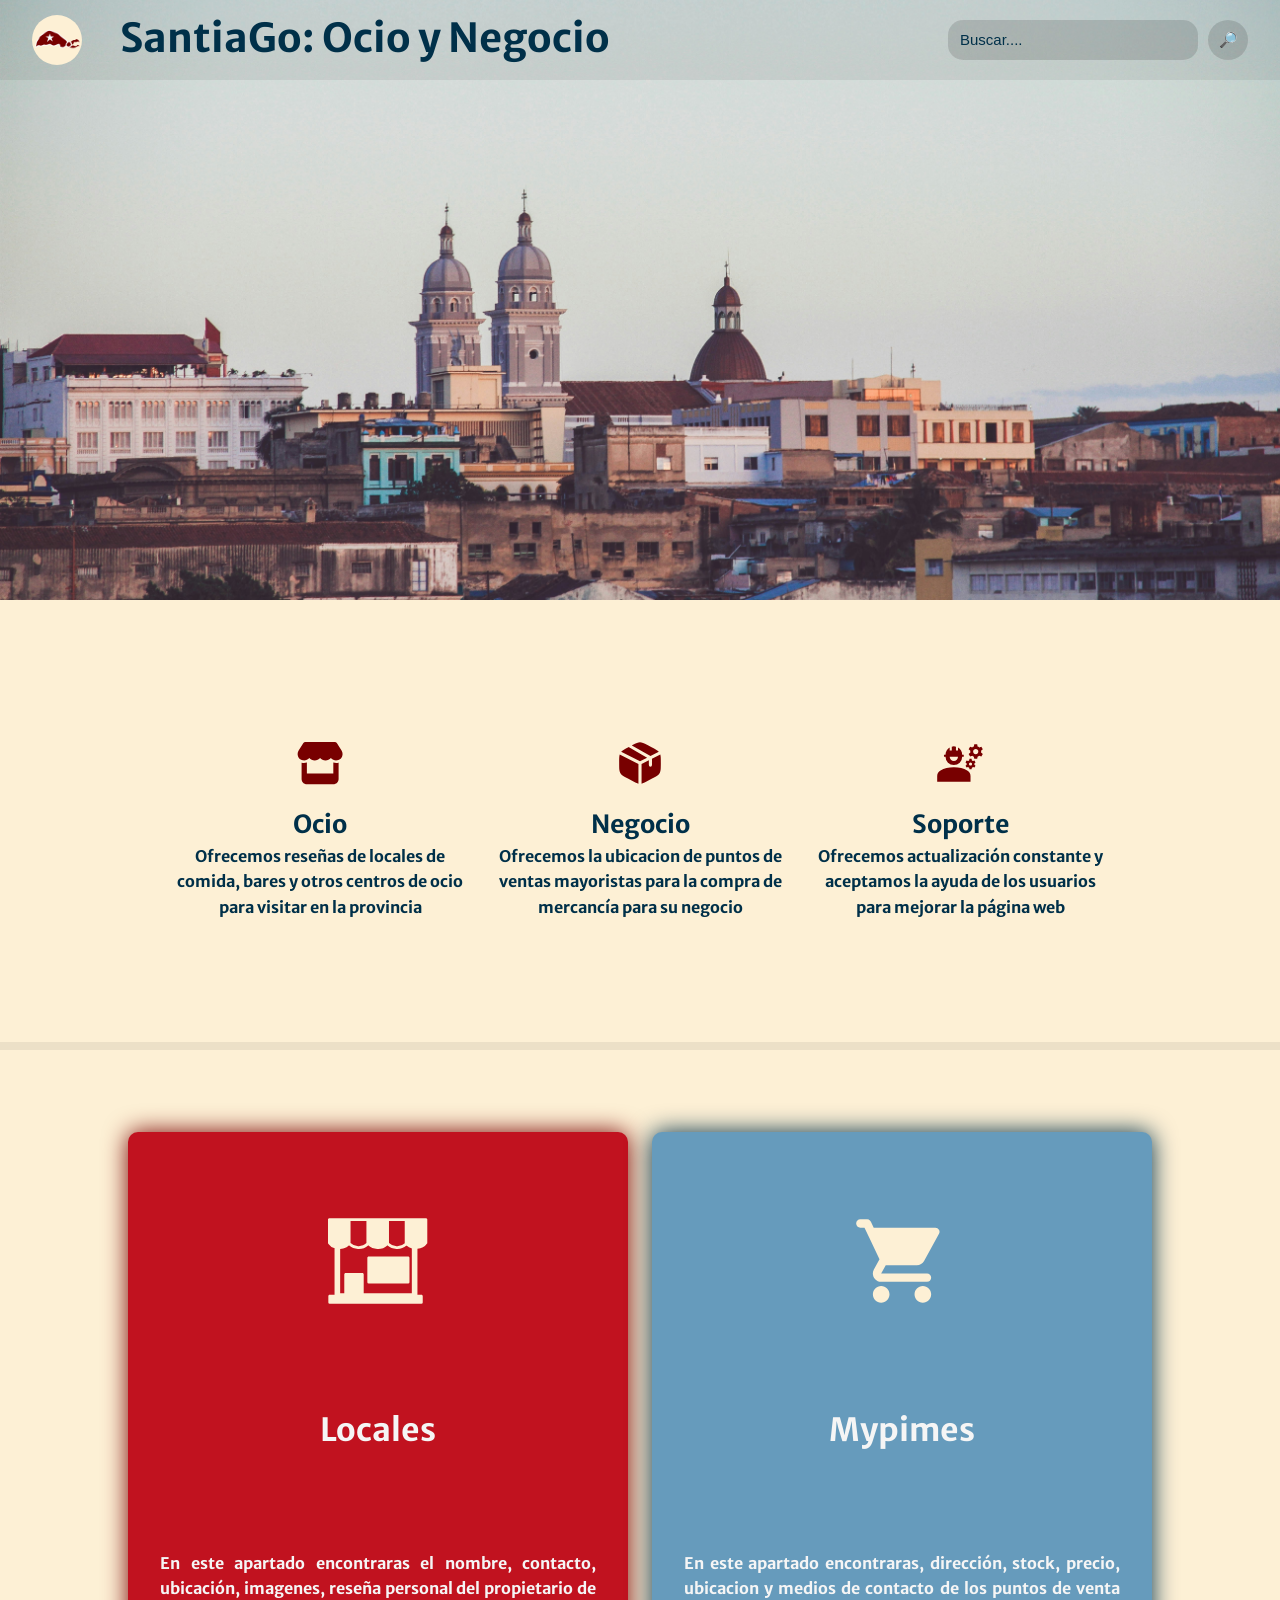
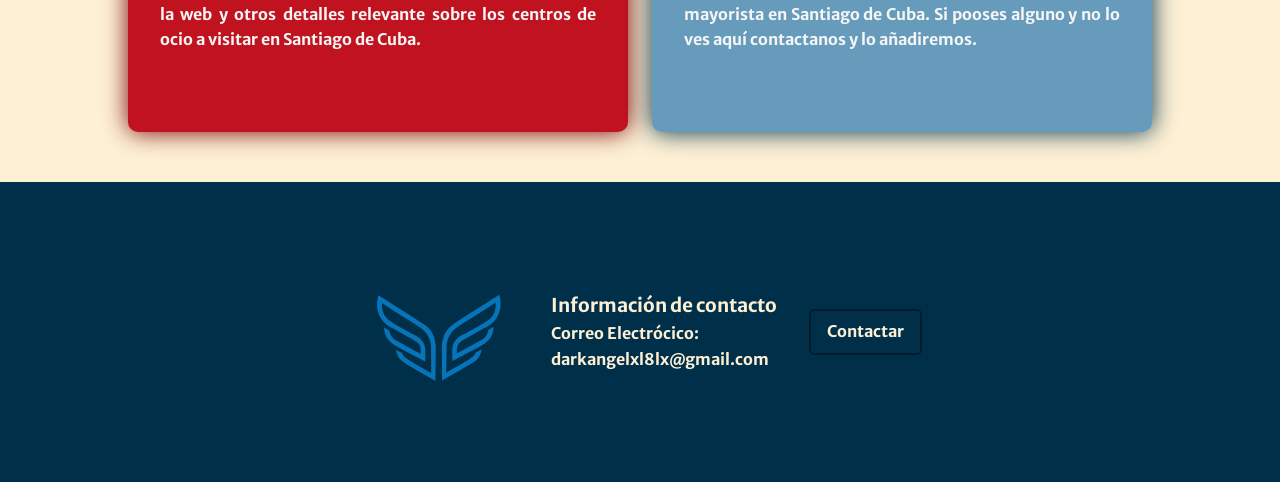
<file: index.html>
<!DOCTYPE html>
<html lang="en">
<head>
    <meta charset="UTF-8">
    <meta name="viewport" content="width=device-width, initial-scale=1.0">
    <title>SantiaGo</title>
    <link rel="icon" href="ico/logo-page.png" type="image/png">
    <link rel="stylesheet" href="principal-style.css">
</head>
<body>
    <header>
        <section class="presentacion">
            <nav>
                <ul>
                    <li><img src="img/logo-page.png" alt=""></li>
                    <li><h1>SantiaGo: Ocio y Negocio</h1></li>
                    <!--Barra de Búsqueda-->
                    <li class="barra-busq">
                        <form action=" /buscar" method="get">
                            <input type="text" name="q" placeholder="Buscar....">
                            <Button type="submit">&#128270</Button>
                        </form>
                    </li>
                </ul>
            </nav>
        </section>
        <section class="why-choose">
            <div>
                <img src="ico/store.svg" alt="">
                <h2>Ocio</h2>
                <p>Ofrecemos reseñas de locales de comida, bares y otros centros de ocio para visitar en la provincia</p>
            </div>
            <div>
                <img src="ico/box.svg" alt="">
                <h2>Negocio</h2>
                <p>Ofrecemos la ubicacion de puntos de ventas mayoristas para la compra de mercancía para su negocio</p>
            </div>
            <div>
                <img src="ico/soport.svg" alt="">
                <h2>Soporte</h2>
                <p>Ofrecemos actualización constante y aceptamos la ayuda de los usuarios para mejorar la página web</p>
            </div>
        </section>
    </header>

    <main>
        <section class="menu">
            <div class="card-local">
                <section class="opcion1">
                    <img src="ico/local.svg" alt="">
                    <h2>Locales</h2>
                    <p>En este apartado encontraras el nombre, contacto, ubicación, imagenes, reseña personal del propietario de la web y otros detalles relevante sobre los centros de ocio a visitar en Santiago de Cuba.</p>
                </section>
                <section class="opcion1-back">
                    <a href="#">Ver Más</a>
                </section>
            </div>
            <div class="card-mypime">
                <section class="opcion2">
                    <img src="ico/mypime.svg" alt="">
                    <h2>Mypimes</h2>
                    <p>En este apartado encontraras, dirección, stock, precio, ubicacion y medios de contacto de los puntos de venta mayorista en Santiago de Cuba. Si pooses alguno y no lo ves aquí contactanos y lo añadiremos.</p>
                </section>
                <section class="opcion2-back">
                    <a href="#">Ver Más</a>
                </section>
            </div>
        </section>
    </main>

    <footer>
        <section class="contact">
            <img src="img/Paradisfoft..svg" alt="">
            <div>
                <h3>Información de contacto</h3>
                <p>Correo Electrócico:</p>
                <p>darkangelxl8lx@gmail.com</p>
            </div>
            <a href="#">Contactar</a>
        </section>
    </footer>
</body>
</html>
</file>
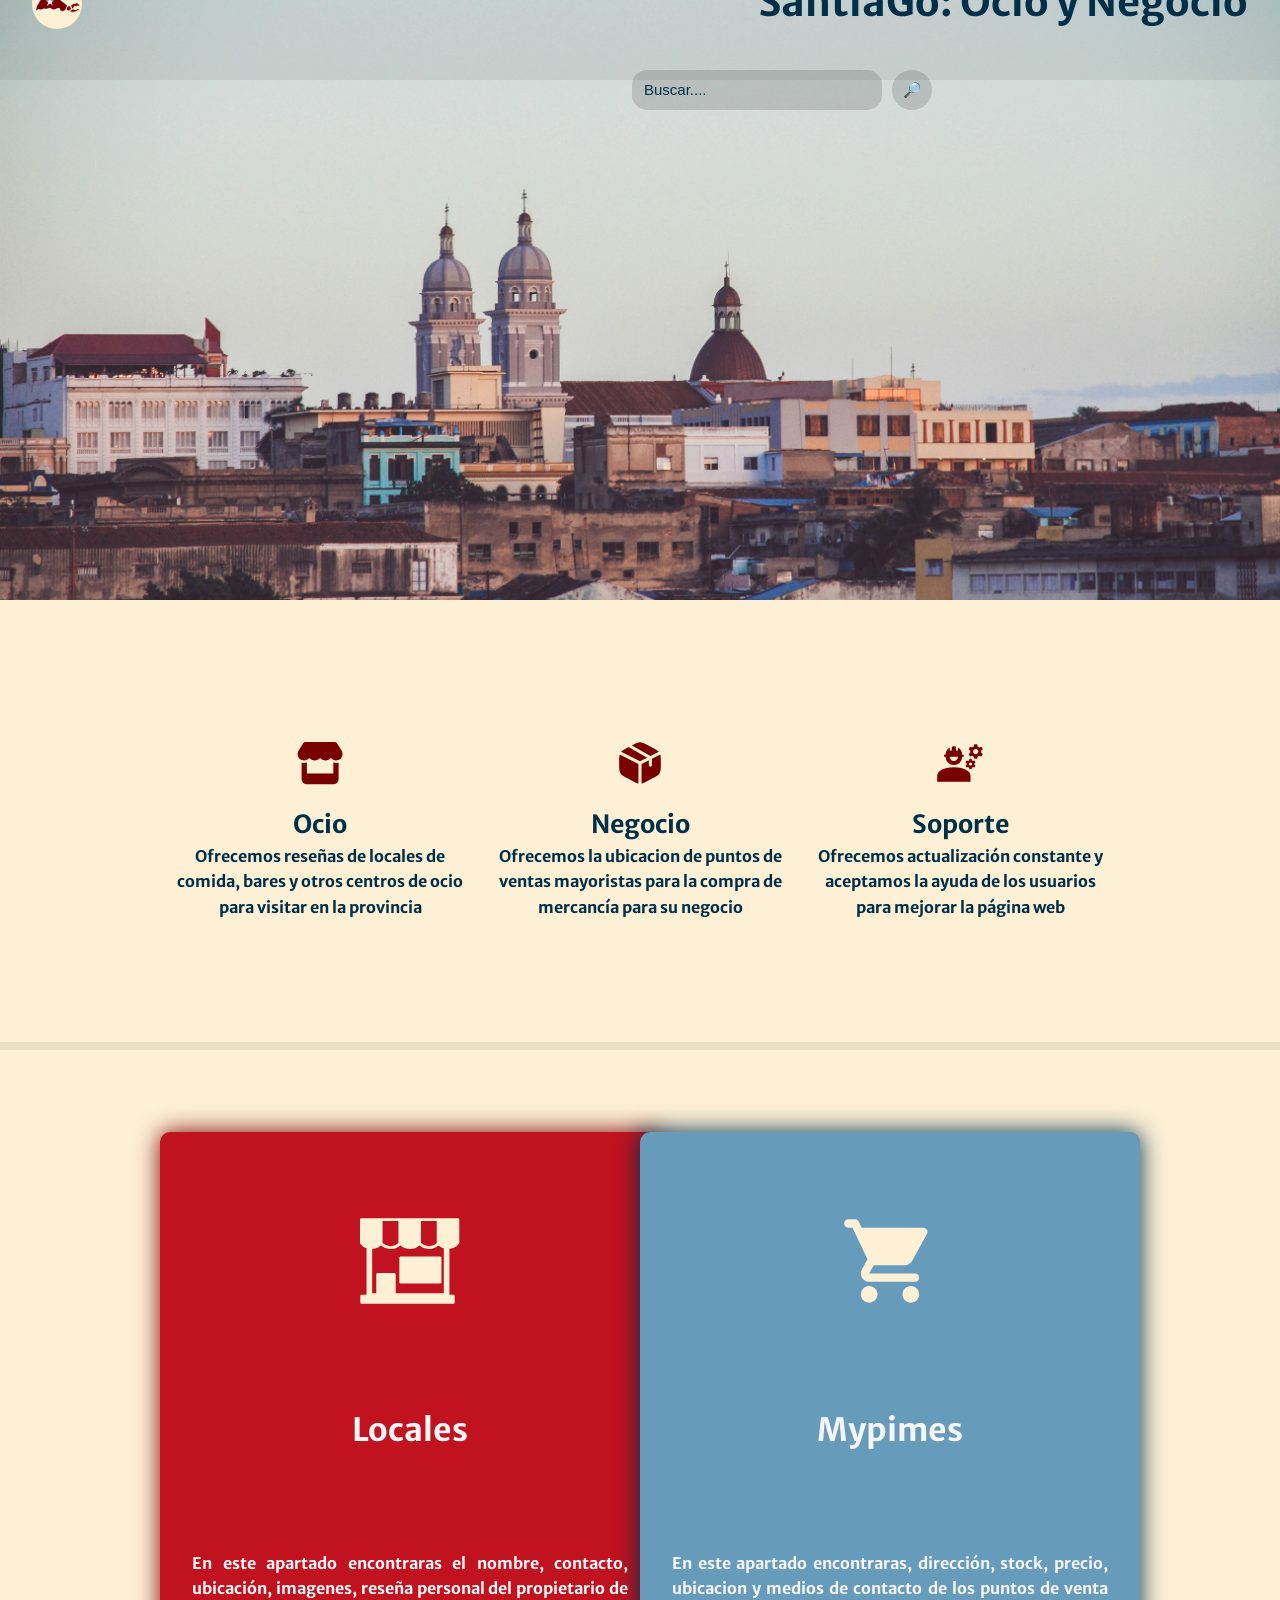
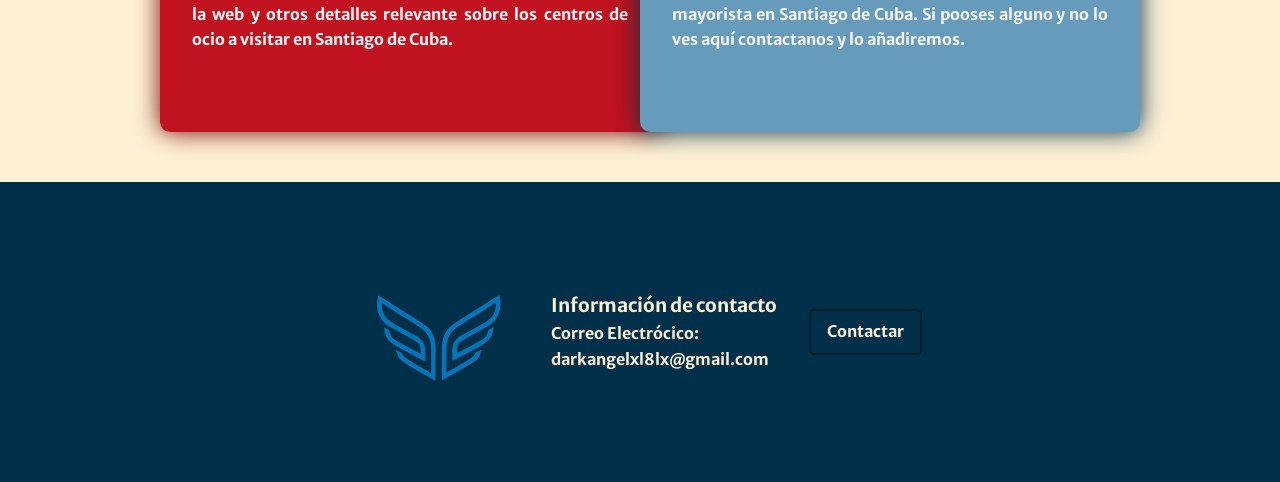
<file: principal/index.html>
<!DOCTYPE html>
<html lang="en">
<head>
    <meta charset="UTF-8">
    <meta name="viewport" content="width=device-width, initial-scale=1.0">
    <title>SantiaGo</title>
    <link rel="icon" href="/ico/logo-page.png" type="image/png">
    <link rel="stylesheet" href="principal-style.css">
</head>
<body>
    <header>
        <section class="presentacion">
            <nav>
                <ul>
                    <li><img src="/img/logo-page.png" alt=""></li>
                    <li><h1>SantiaGo: Ocio y Negocio</h1></li>
                    <!--Barra de Búsqueda-->
                    <li class="barra-busq">
                        <form action=" /buscar" method="get">
                            <input type="text" name="q" placeholder="Buscar....">
                            <Button type="submit">&#128270</Button>
                        </form>
                    </li>
                </ul>
            </nav>
        </section>
        <section class="why-choose">
            <div>
                <img src="/ico/store.svg" alt="">
                <h2>Ocio</h2>
                <p>Ofrecemos reseñas de locales de comida, bares y otros centros de ocio para visitar en la provincia</p>
            </div>
            <div>
                <img src="/ico/box.svg" alt="">
                <h2>Negocio</h2>
                <p>Ofrecemos la ubicacion de puntos de ventas mayoristas para la compra de mercancía para su negocio</p>
            </div>
            <div>
                <img src="/ico/soport.svg" alt="">
                <h2>Soporte</h2>
                <p>Ofrecemos actualización constante y aceptamos la ayuda de los usuarios para mejorar la página web</p>
            </div>
        </section>
    </header>

    <main>
        <section class="menu">
            <div class="card-local">
                <section class="opcion1">
                    <img src="/ico/local.svg" alt="">
                    <h2>Locales</h2>
                    <p>En este apartado encontraras el nombre, contacto, ubicación, imagenes, reseña personal del propietario de la web y otros detalles relevante sobre los centros de ocio a visitar en Santiago de Cuba.</p>
                </section>
                <section class="opcion1-back">
                    <a href="#">Ver Más</a>
                </section>
            </div>
            <div class="card-mypime">
                <section class="opcion2">
                    <img src="/ico/mypime.svg" alt="">
                    <h2>Mypimes</h2>
                    <p>En este apartado encontraras, dirección, stock, precio, ubicacion y medios de contacto de los puntos de venta mayorista en Santiago de Cuba. Si pooses alguno y no lo ves aquí contactanos y lo añadiremos.</p>
                </section>
                <section class="opcion2-back">
                    <a href="#">Ver Más</a>
                </section>
            </div>
        </section>
    </main>

    <footer>
        <section class="contact">
            <img src="/img/Paradisfoft..svg" alt="">
            <div>
                <h3>Información de contacto</h3>
                <p>Correo Electrócico:</p>
                <p>darkangelxl8lx@gmail.com</p>
            </div>
            <a href="#">Contactar</a>
        </section>
    </footer>
</body>
</html>
</file>
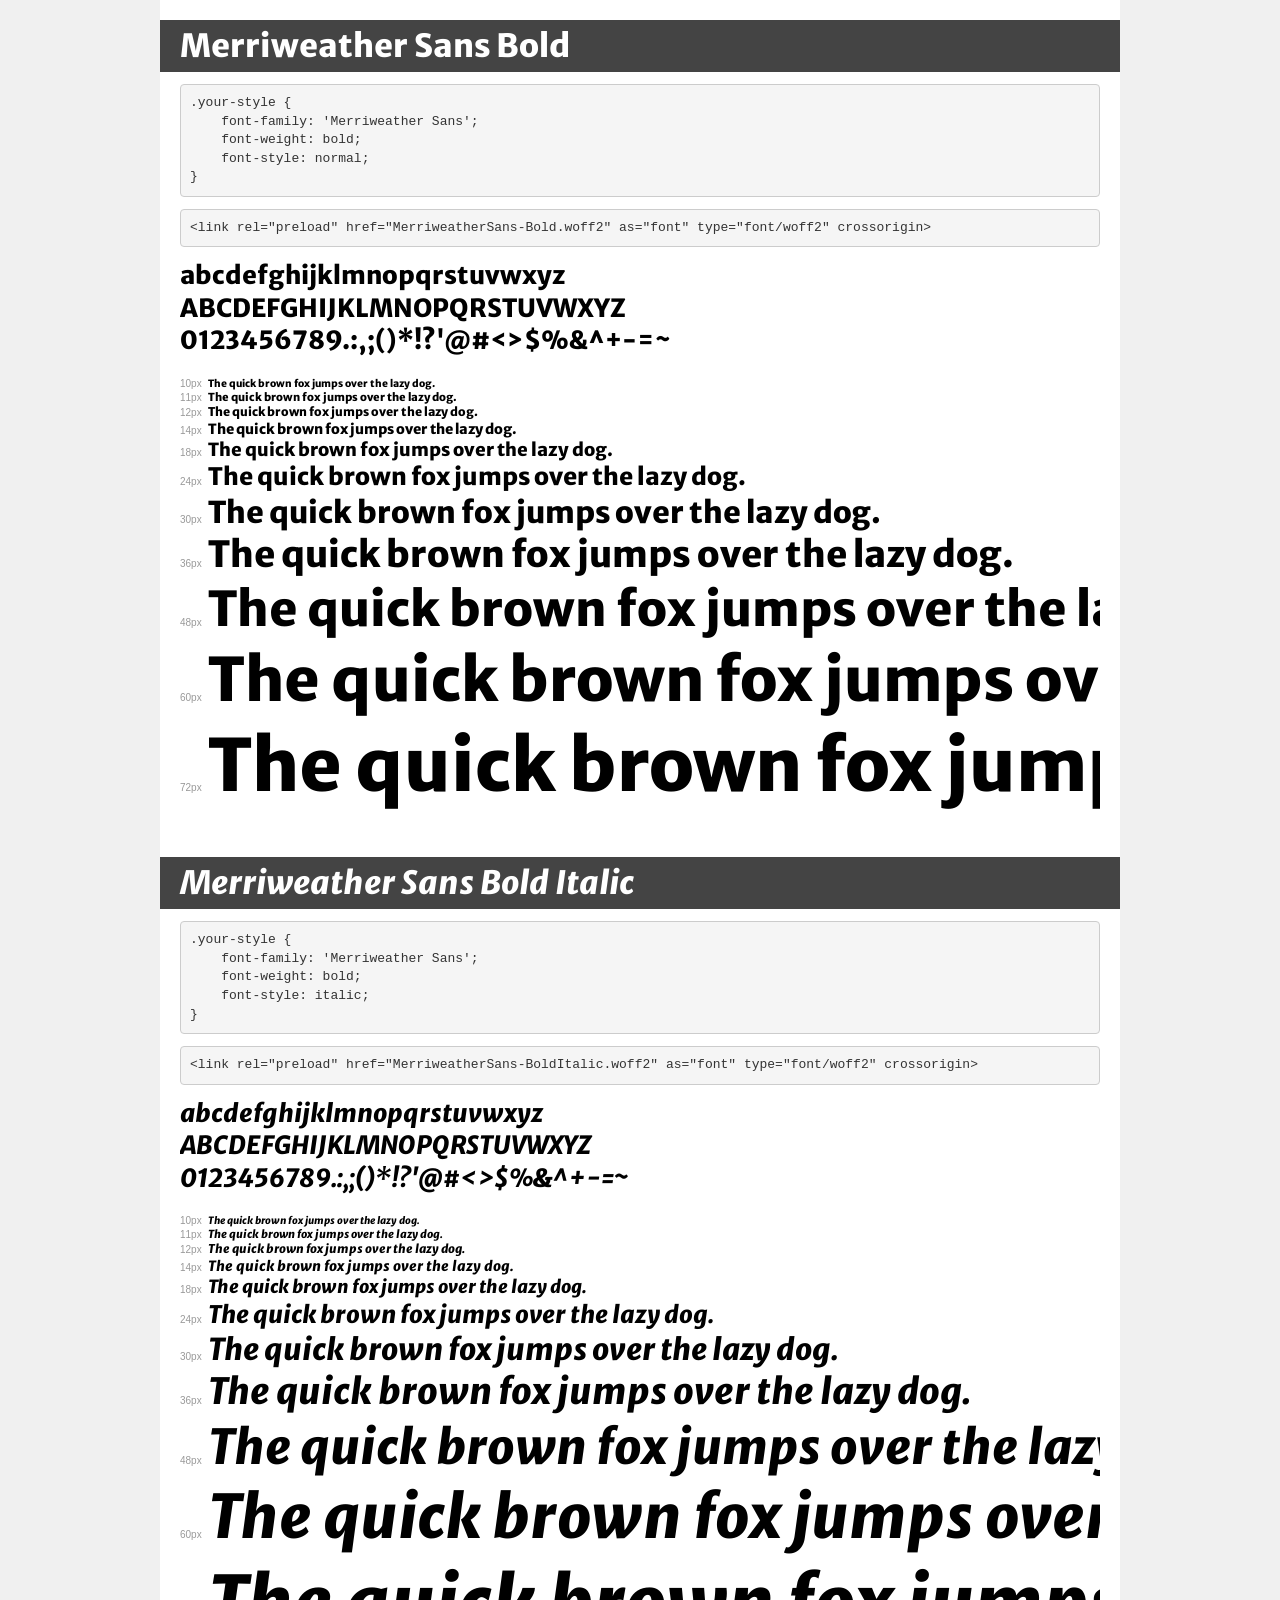
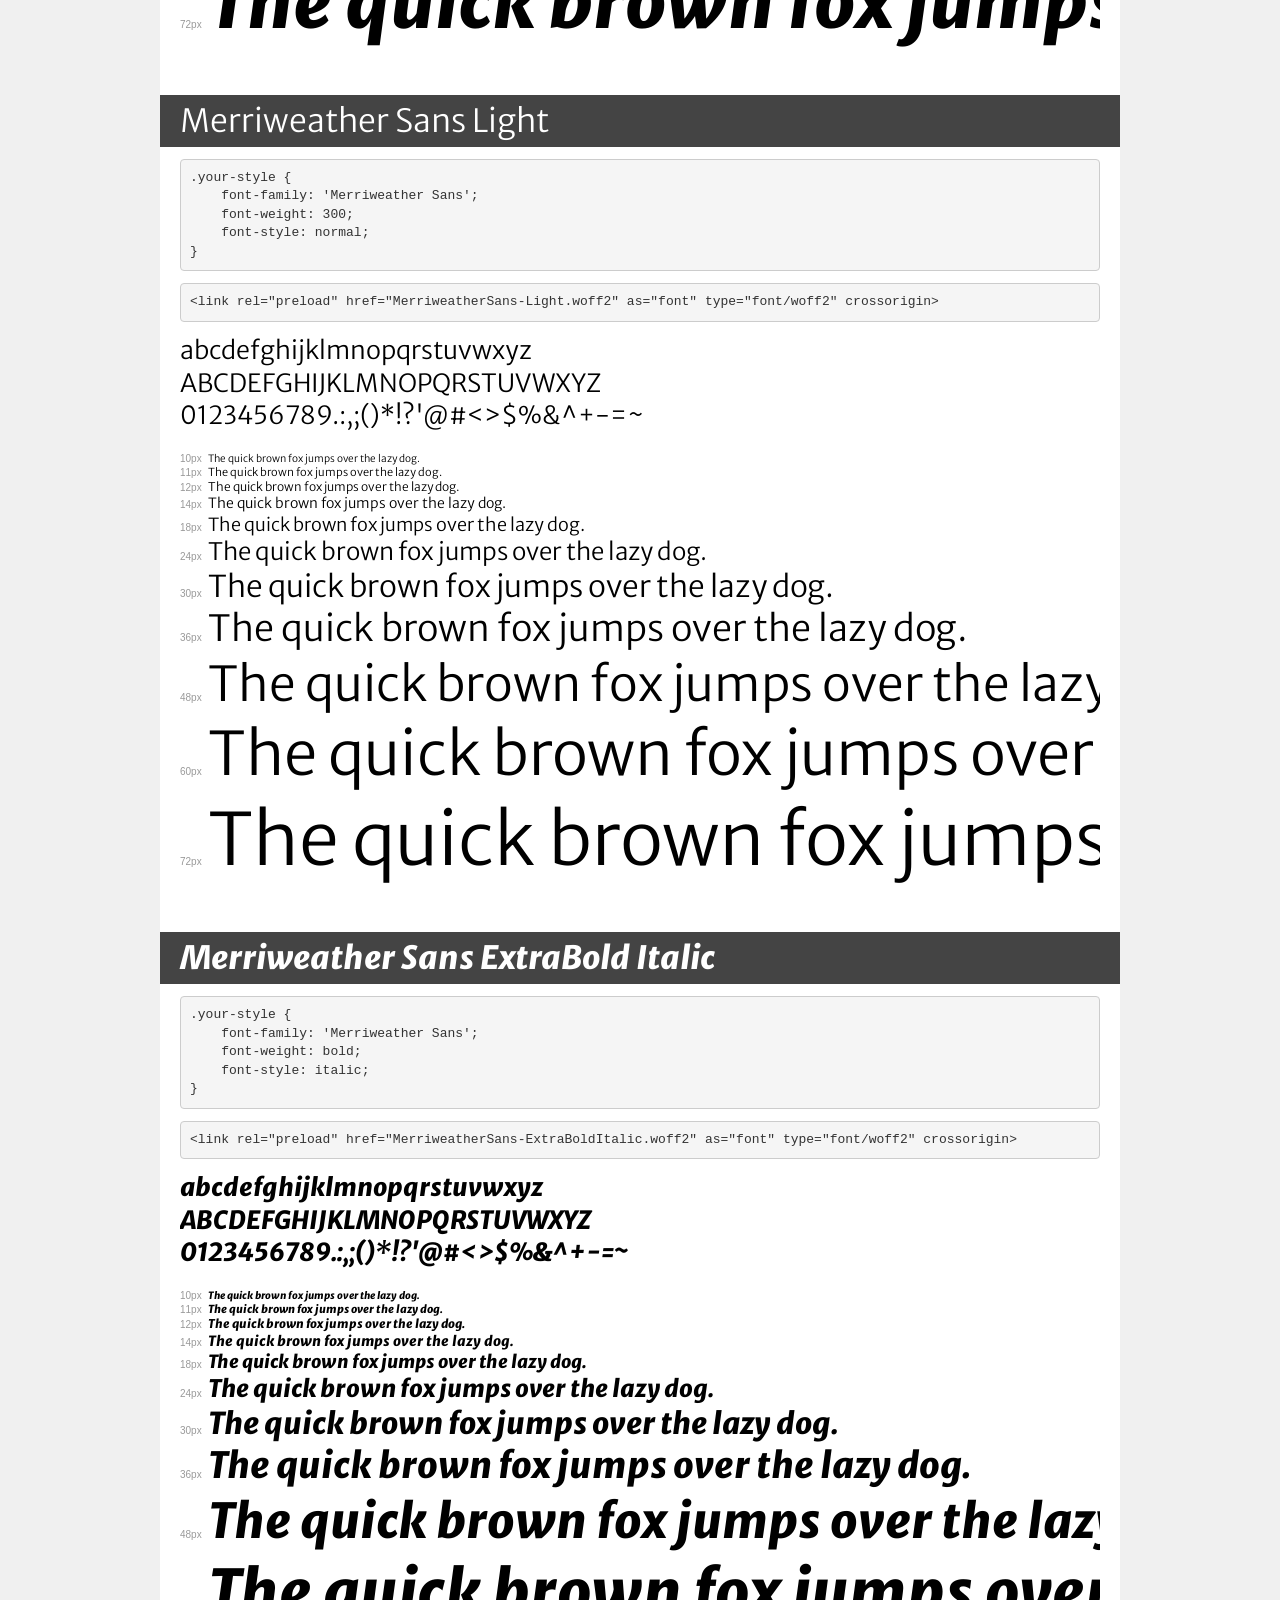
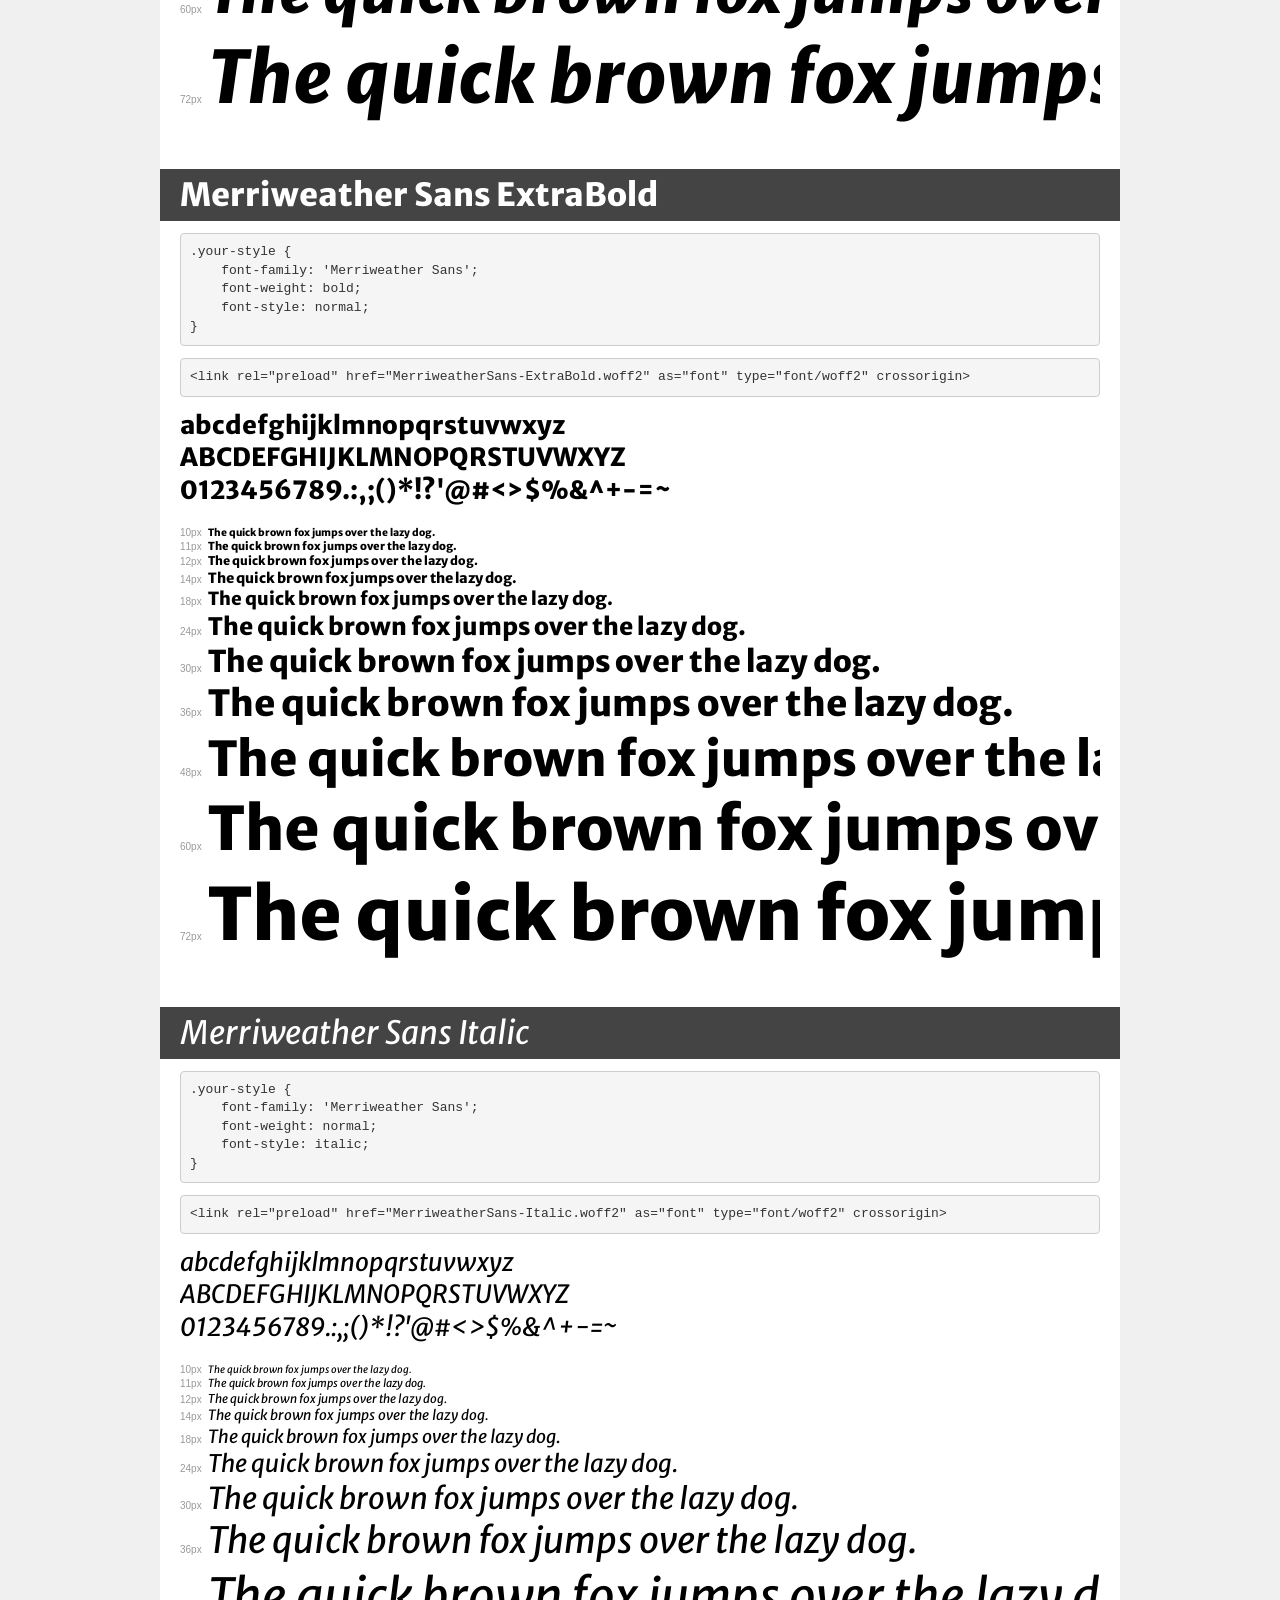
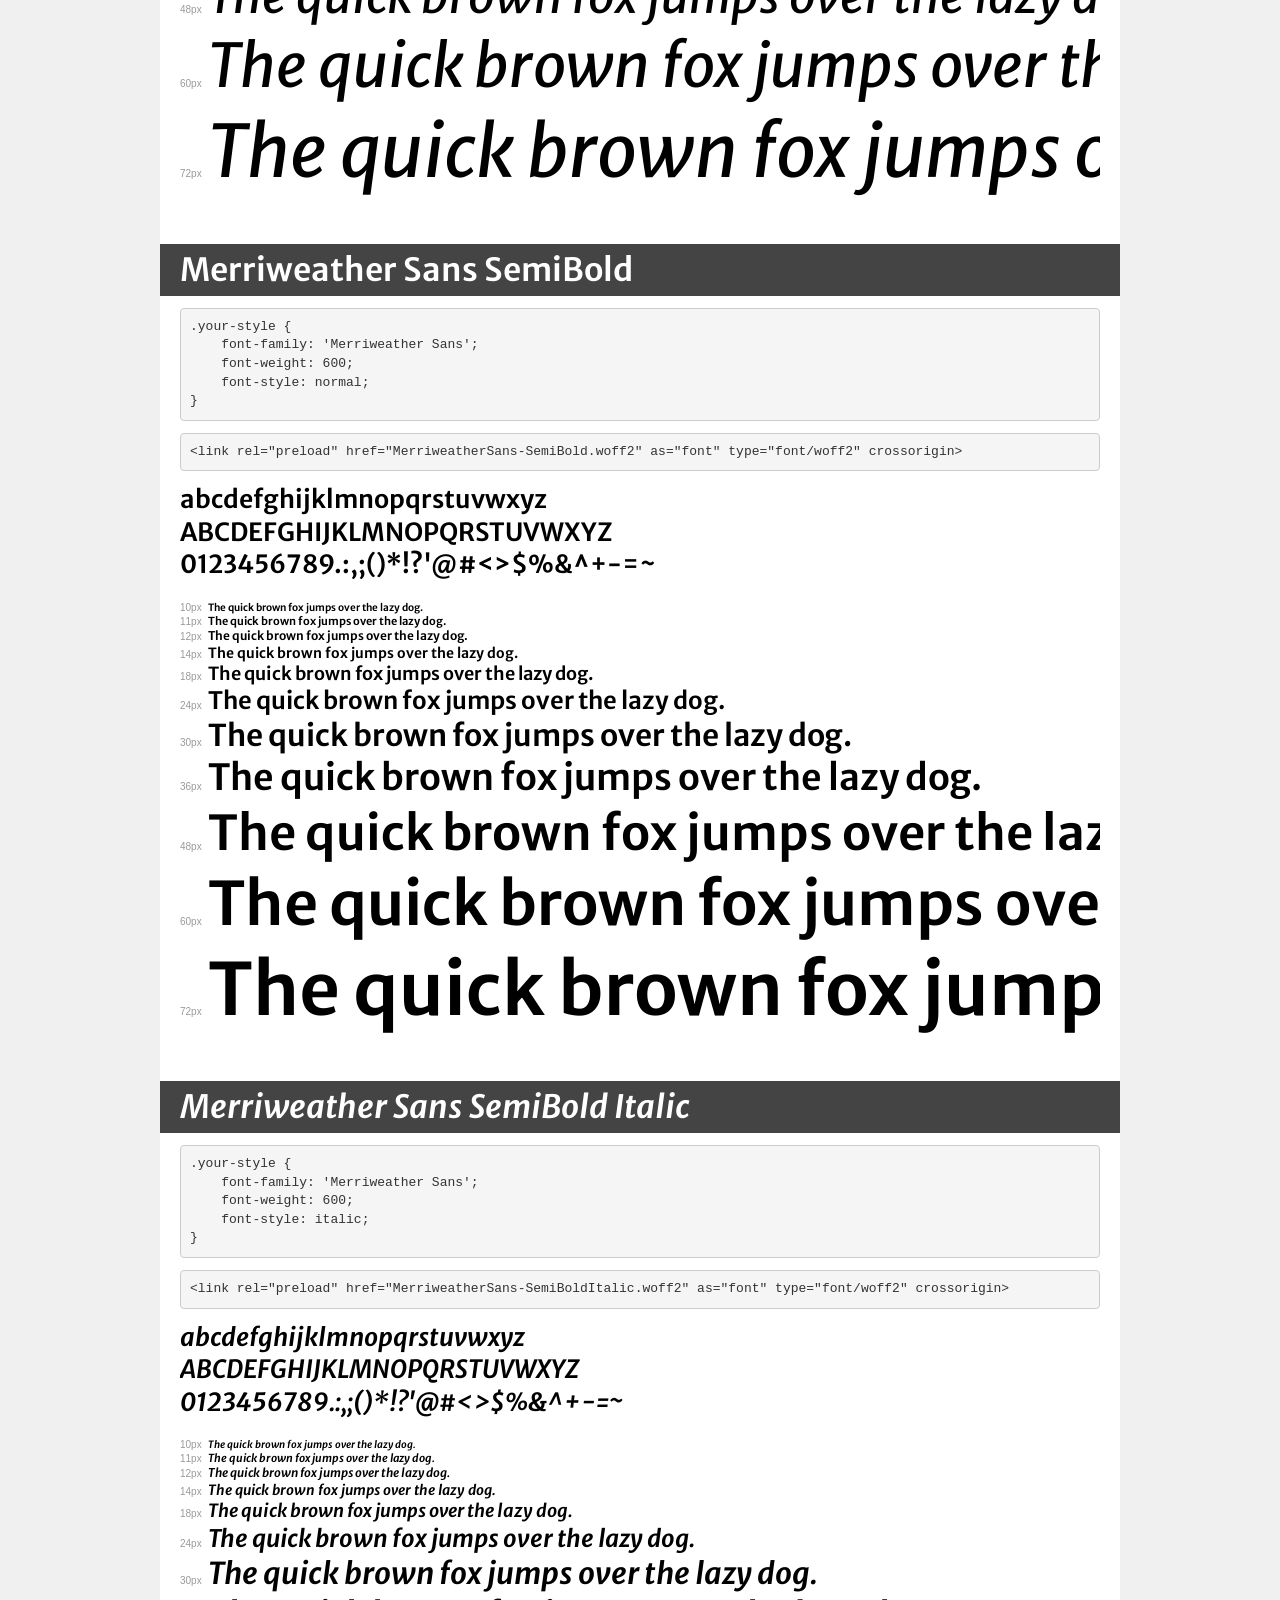
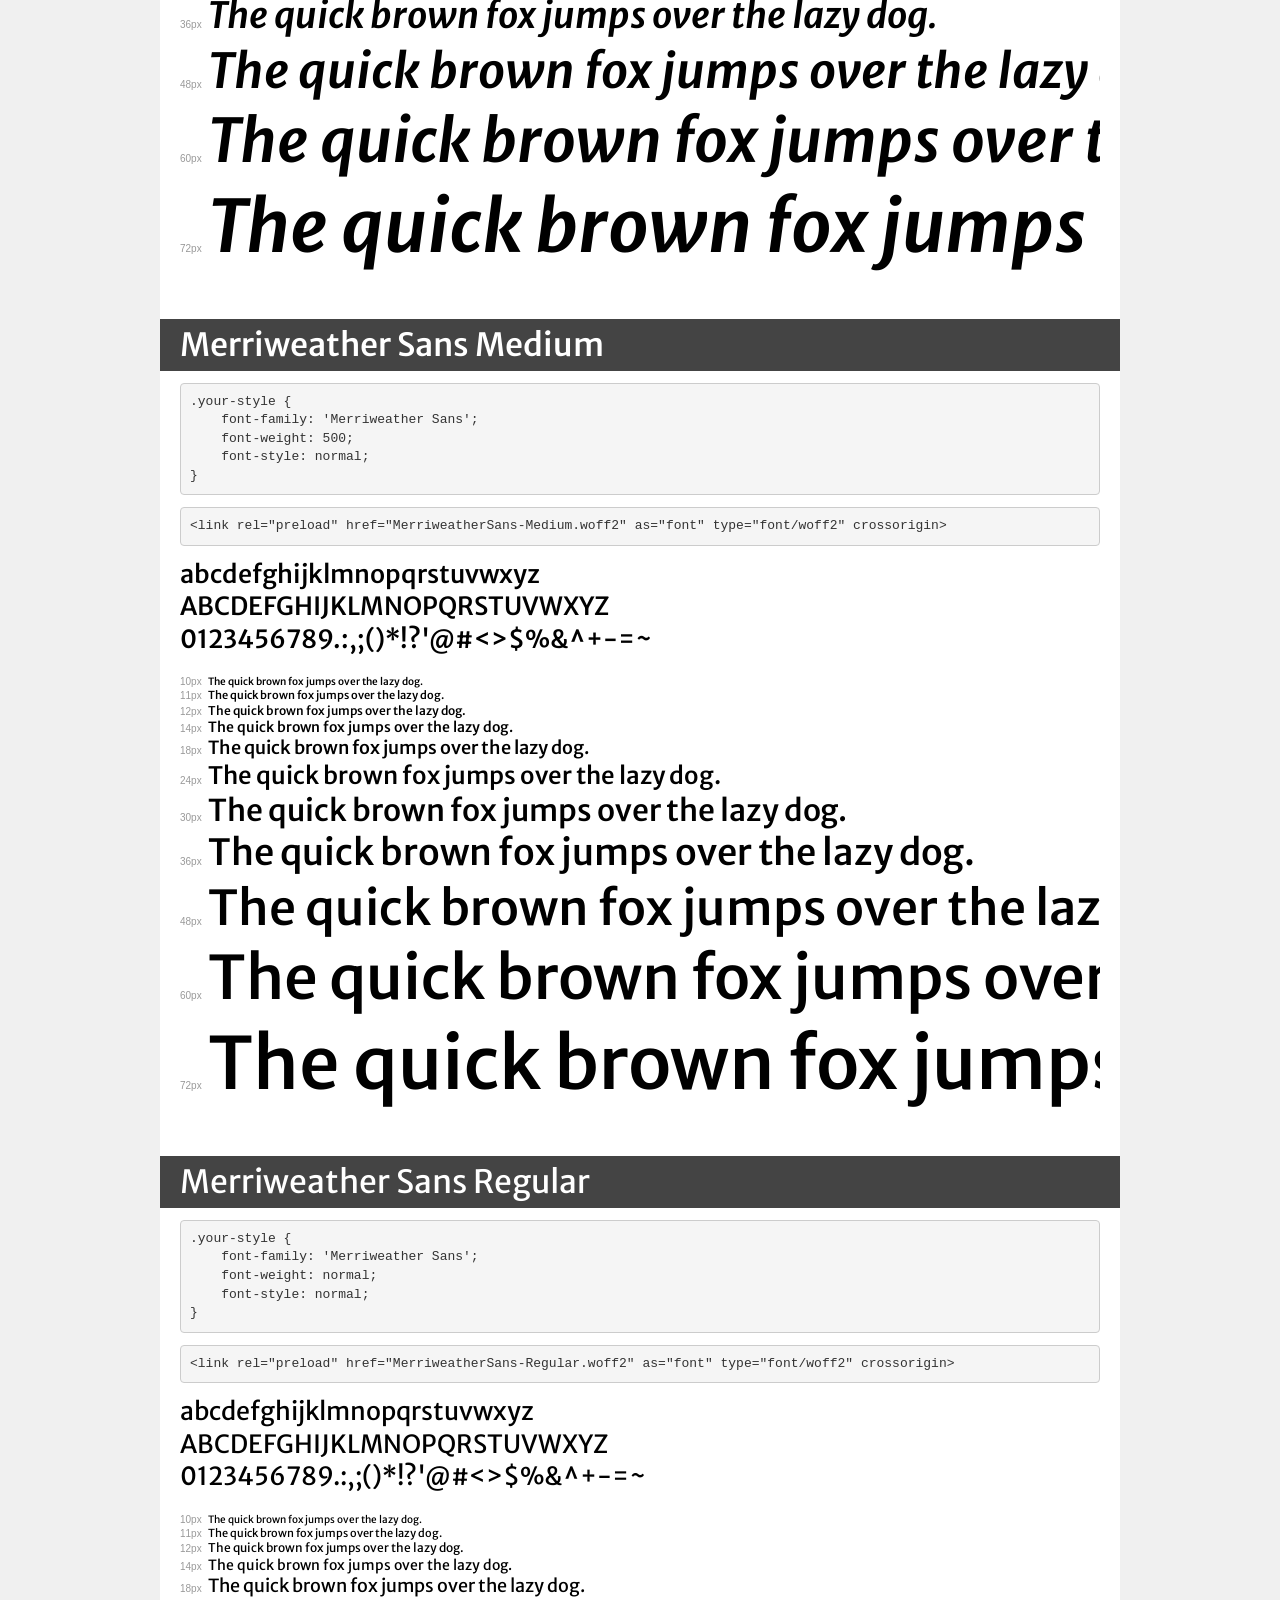
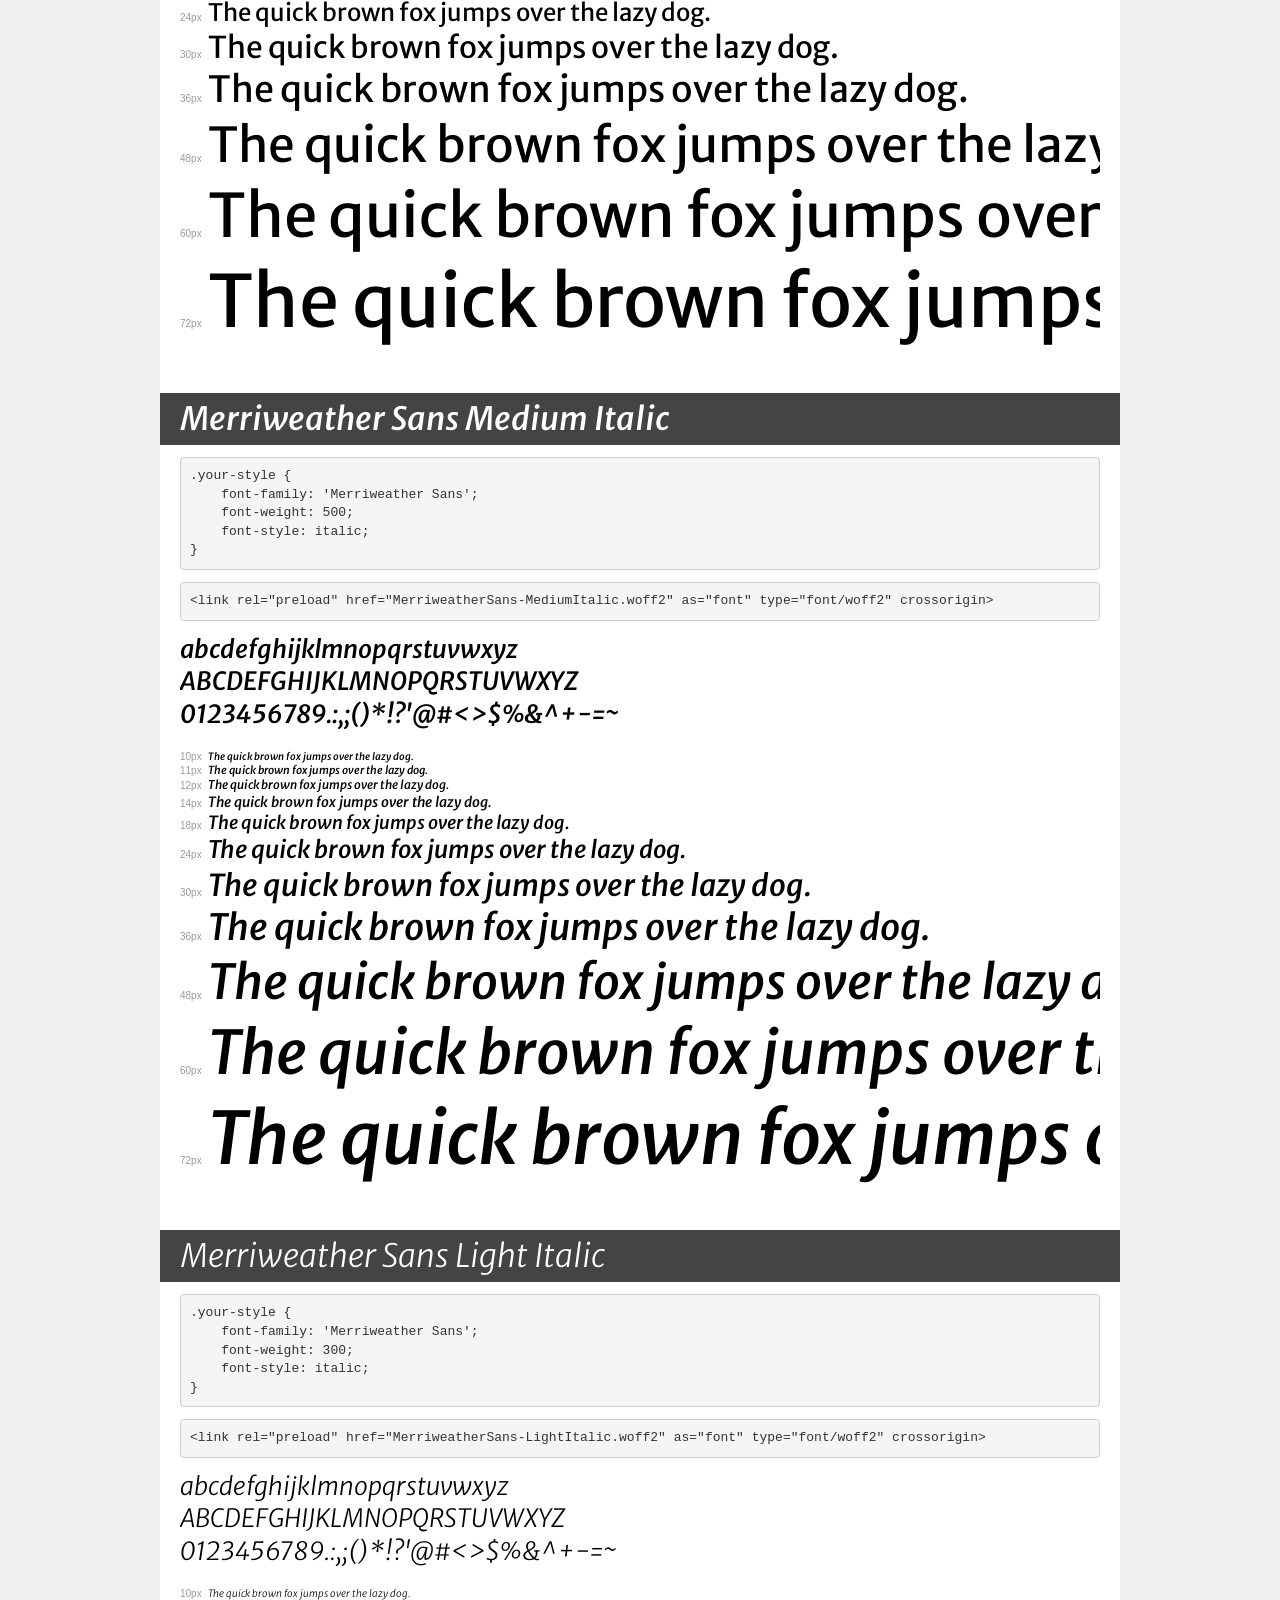
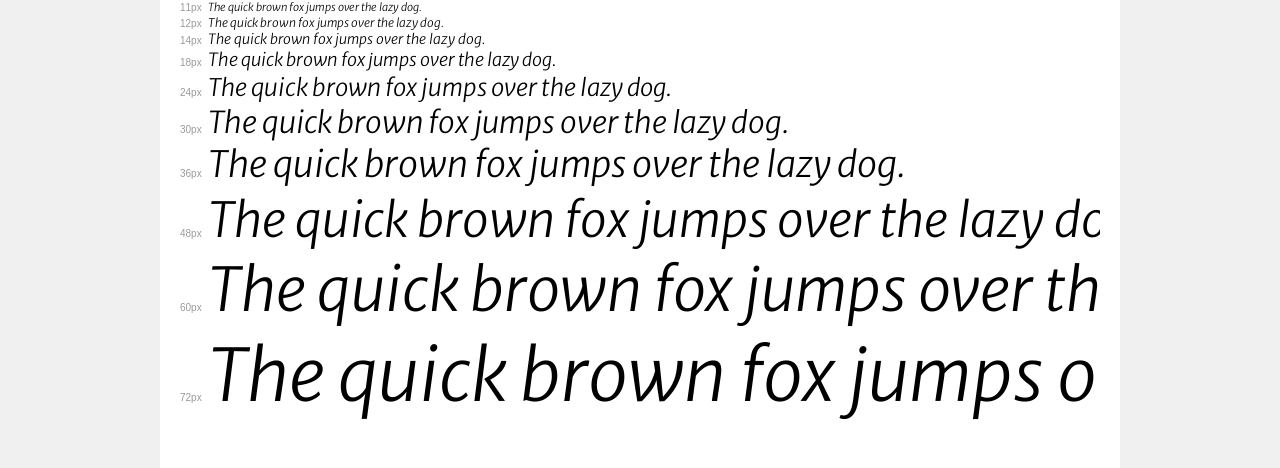
<file: fonts/Merriweather-Sans/demo.html>
<!DOCTYPE html>
<html lang="en">
<head>
    <meta charset="utf-8">
    <meta http-equiv="X-UA-Compatible" content="IE=edge">
    <meta name="viewport" content="width=device-width, initial-scale=1">
    <meta name="robots" content="noindex, noarchive">
    <meta name="format-detection" content="telephone=no">
    <title>Transfonter demo</title>
    <link href="stylesheet.css" rel="stylesheet">
    <style>
        /*
        http://meyerweb.com/eric/tools/css/reset/
        v2.0 | 20110126
        License: none (public domain)
        */
        html, body, div, span, applet, object, iframe,
        h1, h2, h3, h4, h5, h6, p, blockquote, pre,
        a, abbr, acronym, address, big, cite, code,
        del, dfn, em, img, ins, kbd, q, s, samp,
        small, strike, strong, sub, sup, tt, var,
        b, u, i, center,
        dl, dt, dd, ol, ul, li,
        fieldset, form, label, legend,
        table, caption, tbody, tfoot, thead, tr, th, td,
        article, aside, canvas, details, embed,
        figure, figcaption, footer, header, hgroup,
        menu, nav, output, ruby, section, summary,
        time, mark, audio, video {
            margin: 0;
            padding: 0;
            border: 0;
            font-size: 100%;
            font: inherit;
            vertical-align: baseline;
        }
        /* HTML5 display-role reset for older browsers */
        article, aside, details, figcaption, figure,
        footer, header, hgroup, menu, nav, section {
            display: block;
        }
        body {
            line-height: 1;
        }
        ol, ul {
            list-style: none;
        }
        blockquote, q {
            quotes: none;
        }
        blockquote:before, blockquote:after,
        q:before, q:after {
            content: '';
            content: none;
        }
        table {
            border-collapse: collapse;
            border-spacing: 0;
        }
        /* demo styles */
        body {
            background: #f0f0f0;
            color: #000;
        }
        .page {
            background: #fff;
            width: 920px;
            margin: 0 auto;
            padding: 20px 20px 0 20px;
            overflow: hidden;
        }
        .font-container {
            overflow-x: auto;
            overflow-y: hidden;
            margin-bottom: 40px;
            line-height: 1.3;
            white-space: nowrap;
            padding-bottom: 5px;
        }
        h1 {
            position: relative;
            background: #444;
            font-size: 32px;
            color: #fff;
            padding: 10px 20px;
            margin: 0 -20px 12px -20px;
        }
        .letters {
            font-size: 25px;
            margin-bottom: 20px;
        }
        .s10:before {
            content: '10px';
        }
        .s11:before {
            content: '11px';
        }
        .s12:before {
            content: '12px';
        }
        .s14:before {
            content: '14px';
        }
        .s18:before {
            content: '18px';
        }
        .s24:before {
            content: '24px';
        }
        .s30:before {
            content: '30px';
        }
        .s36:before {
            content: '36px';
        }
        .s48:before {
            content: '48px';
        }
        .s60:before {
            content: '60px';
        }
        .s72:before {
            content: '72px';
        }
        .s10:before, .s11:before, .s12:before, .s14:before,
        .s18:before, .s24:before, .s30:before, .s36:before,
        .s48:before, .s60:before, .s72:before {
            font-family: Arial, sans-serif;
            font-size: 10px;
            font-weight: normal;
            font-style: normal;
            color: #999;
            padding-right: 6px;
        }
        pre {
            display: block;
            padding: 9px;
            margin: 0 0 12px;
            font-family: Monaco, Menlo, Consolas, "Courier New", monospace;
            font-size: 13px;
            line-height: 1.428571429;
            color: #333;
            font-weight: normal;
            font-style: normal;
            background-color: #f5f5f5;
            border: 1px solid #ccc;
            overflow-x: auto;
            border-radius: 4px;
        }
        /* responsive */
        @media (max-width: 959px) {
            .page {
                width: auto;
                margin: 0;
            }
        }
    </style>
</head>
<body>
<div class="page">
    <div class="demo">
        <h1 style="font-family: 'Merriweather Sans'; font-weight: bold; font-style: normal;">Merriweather Sans Bold</h1>
        <pre title="Usage">.your-style {
    font-family: 'Merriweather Sans';
    font-weight: bold;
    font-style: normal;
}</pre>
        <pre title="Preload (optional)">
&lt;link rel=&quot;preload&quot; href=&quot;MerriweatherSans-Bold.woff2&quot; as=&quot;font&quot; type=&quot;font/woff2&quot; crossorigin&gt;</pre>
        <div class="font-container" style="font-family: 'Merriweather Sans'; font-weight: bold; font-style: normal;">
            <p class="letters">
                abcdefghijklmnopqrstuvwxyz<br>
ABCDEFGHIJKLMNOPQRSTUVWXYZ<br>
                0123456789.:,;()*!?'@#&lt;&gt;$%&^+-=~
            </p>
            <p class="s10" style="font-size: 10px;">The quick brown fox jumps over the lazy dog.</p>
            <p class="s11" style="font-size: 11px;">The quick brown fox jumps over the lazy dog.</p>
            <p class="s12" style="font-size: 12px;">The quick brown fox jumps over the lazy dog.</p>
            <p class="s14" style="font-size: 14px;">The quick brown fox jumps over the lazy dog.</p>
            <p class="s18" style="font-size: 18px;">The quick brown fox jumps over the lazy dog.</p>
            <p class="s24" style="font-size: 24px;">The quick brown fox jumps over the lazy dog.</p>
            <p class="s30" style="font-size: 30px;">The quick brown fox jumps over the lazy dog.</p>
            <p class="s36" style="font-size: 36px;">The quick brown fox jumps over the lazy dog.</p>
            <p class="s48" style="font-size: 48px;">The quick brown fox jumps over the lazy dog.</p>
            <p class="s60" style="font-size: 60px;">The quick brown fox jumps over the lazy dog.</p>
            <p class="s72" style="font-size: 72px;">The quick brown fox jumps over the lazy dog.</p>
        </div>
    </div>

    <div class="demo">
        <h1 style="font-family: 'Merriweather Sans'; font-weight: bold; font-style: italic;">Merriweather Sans Bold Italic</h1>
        <pre title="Usage">.your-style {
    font-family: 'Merriweather Sans';
    font-weight: bold;
    font-style: italic;
}</pre>
        <pre title="Preload (optional)">
&lt;link rel=&quot;preload&quot; href=&quot;MerriweatherSans-BoldItalic.woff2&quot; as=&quot;font&quot; type=&quot;font/woff2&quot; crossorigin&gt;</pre>
        <div class="font-container" style="font-family: 'Merriweather Sans'; font-weight: bold; font-style: italic;">
            <p class="letters">
                abcdefghijklmnopqrstuvwxyz<br>
ABCDEFGHIJKLMNOPQRSTUVWXYZ<br>
                0123456789.:,;()*!?'@#&lt;&gt;$%&^+-=~
            </p>
            <p class="s10" style="font-size: 10px;">The quick brown fox jumps over the lazy dog.</p>
            <p class="s11" style="font-size: 11px;">The quick brown fox jumps over the lazy dog.</p>
            <p class="s12" style="font-size: 12px;">The quick brown fox jumps over the lazy dog.</p>
            <p class="s14" style="font-size: 14px;">The quick brown fox jumps over the lazy dog.</p>
            <p class="s18" style="font-size: 18px;">The quick brown fox jumps over the lazy dog.</p>
            <p class="s24" style="font-size: 24px;">The quick brown fox jumps over the lazy dog.</p>
            <p class="s30" style="font-size: 30px;">The quick brown fox jumps over the lazy dog.</p>
            <p class="s36" style="font-size: 36px;">The quick brown fox jumps over the lazy dog.</p>
            <p class="s48" style="font-size: 48px;">The quick brown fox jumps over the lazy dog.</p>
            <p class="s60" style="font-size: 60px;">The quick brown fox jumps over the lazy dog.</p>
            <p class="s72" style="font-size: 72px;">The quick brown fox jumps over the lazy dog.</p>
        </div>
    </div>

    <div class="demo">
        <h1 style="font-family: 'Merriweather Sans'; font-weight: 300; font-style: normal;">Merriweather Sans Light</h1>
        <pre title="Usage">.your-style {
    font-family: 'Merriweather Sans';
    font-weight: 300;
    font-style: normal;
}</pre>
        <pre title="Preload (optional)">
&lt;link rel=&quot;preload&quot; href=&quot;MerriweatherSans-Light.woff2&quot; as=&quot;font&quot; type=&quot;font/woff2&quot; crossorigin&gt;</pre>
        <div class="font-container" style="font-family: 'Merriweather Sans'; font-weight: 300; font-style: normal;">
            <p class="letters">
                abcdefghijklmnopqrstuvwxyz<br>
ABCDEFGHIJKLMNOPQRSTUVWXYZ<br>
                0123456789.:,;()*!?'@#&lt;&gt;$%&^+-=~
            </p>
            <p class="s10" style="font-size: 10px;">The quick brown fox jumps over the lazy dog.</p>
            <p class="s11" style="font-size: 11px;">The quick brown fox jumps over the lazy dog.</p>
            <p class="s12" style="font-size: 12px;">The quick brown fox jumps over the lazy dog.</p>
            <p class="s14" style="font-size: 14px;">The quick brown fox jumps over the lazy dog.</p>
            <p class="s18" style="font-size: 18px;">The quick brown fox jumps over the lazy dog.</p>
            <p class="s24" style="font-size: 24px;">The quick brown fox jumps over the lazy dog.</p>
            <p class="s30" style="font-size: 30px;">The quick brown fox jumps over the lazy dog.</p>
            <p class="s36" style="font-size: 36px;">The quick brown fox jumps over the lazy dog.</p>
            <p class="s48" style="font-size: 48px;">The quick brown fox jumps over the lazy dog.</p>
            <p class="s60" style="font-size: 60px;">The quick brown fox jumps over the lazy dog.</p>
            <p class="s72" style="font-size: 72px;">The quick brown fox jumps over the lazy dog.</p>
        </div>
    </div>

    <div class="demo">
        <h1 style="font-family: 'Merriweather Sans'; font-weight: bold; font-style: italic;">Merriweather Sans ExtraBold Italic</h1>
        <pre title="Usage">.your-style {
    font-family: 'Merriweather Sans';
    font-weight: bold;
    font-style: italic;
}</pre>
        <pre title="Preload (optional)">
&lt;link rel=&quot;preload&quot; href=&quot;MerriweatherSans-ExtraBoldItalic.woff2&quot; as=&quot;font&quot; type=&quot;font/woff2&quot; crossorigin&gt;</pre>
        <div class="font-container" style="font-family: 'Merriweather Sans'; font-weight: bold; font-style: italic;">
            <p class="letters">
                abcdefghijklmnopqrstuvwxyz<br>
ABCDEFGHIJKLMNOPQRSTUVWXYZ<br>
                0123456789.:,;()*!?'@#&lt;&gt;$%&^+-=~
            </p>
            <p class="s10" style="font-size: 10px;">The quick brown fox jumps over the lazy dog.</p>
            <p class="s11" style="font-size: 11px;">The quick brown fox jumps over the lazy dog.</p>
            <p class="s12" style="font-size: 12px;">The quick brown fox jumps over the lazy dog.</p>
            <p class="s14" style="font-size: 14px;">The quick brown fox jumps over the lazy dog.</p>
            <p class="s18" style="font-size: 18px;">The quick brown fox jumps over the lazy dog.</p>
            <p class="s24" style="font-size: 24px;">The quick brown fox jumps over the lazy dog.</p>
            <p class="s30" style="font-size: 30px;">The quick brown fox jumps over the lazy dog.</p>
            <p class="s36" style="font-size: 36px;">The quick brown fox jumps over the lazy dog.</p>
            <p class="s48" style="font-size: 48px;">The quick brown fox jumps over the lazy dog.</p>
            <p class="s60" style="font-size: 60px;">The quick brown fox jumps over the lazy dog.</p>
            <p class="s72" style="font-size: 72px;">The quick brown fox jumps over the lazy dog.</p>
        </div>
    </div>

    <div class="demo">
        <h1 style="font-family: 'Merriweather Sans'; font-weight: bold; font-style: normal;">Merriweather Sans ExtraBold</h1>
        <pre title="Usage">.your-style {
    font-family: 'Merriweather Sans';
    font-weight: bold;
    font-style: normal;
}</pre>
        <pre title="Preload (optional)">
&lt;link rel=&quot;preload&quot; href=&quot;MerriweatherSans-ExtraBold.woff2&quot; as=&quot;font&quot; type=&quot;font/woff2&quot; crossorigin&gt;</pre>
        <div class="font-container" style="font-family: 'Merriweather Sans'; font-weight: bold; font-style: normal;">
            <p class="letters">
                abcdefghijklmnopqrstuvwxyz<br>
ABCDEFGHIJKLMNOPQRSTUVWXYZ<br>
                0123456789.:,;()*!?'@#&lt;&gt;$%&^+-=~
            </p>
            <p class="s10" style="font-size: 10px;">The quick brown fox jumps over the lazy dog.</p>
            <p class="s11" style="font-size: 11px;">The quick brown fox jumps over the lazy dog.</p>
            <p class="s12" style="font-size: 12px;">The quick brown fox jumps over the lazy dog.</p>
            <p class="s14" style="font-size: 14px;">The quick brown fox jumps over the lazy dog.</p>
            <p class="s18" style="font-size: 18px;">The quick brown fox jumps over the lazy dog.</p>
            <p class="s24" style="font-size: 24px;">The quick brown fox jumps over the lazy dog.</p>
            <p class="s30" style="font-size: 30px;">The quick brown fox jumps over the lazy dog.</p>
            <p class="s36" style="font-size: 36px;">The quick brown fox jumps over the lazy dog.</p>
            <p class="s48" style="font-size: 48px;">The quick brown fox jumps over the lazy dog.</p>
            <p class="s60" style="font-size: 60px;">The quick brown fox jumps over the lazy dog.</p>
            <p class="s72" style="font-size: 72px;">The quick brown fox jumps over the lazy dog.</p>
        </div>
    </div>

    <div class="demo">
        <h1 style="font-family: 'Merriweather Sans'; font-weight: normal; font-style: italic;">Merriweather Sans Italic</h1>
        <pre title="Usage">.your-style {
    font-family: 'Merriweather Sans';
    font-weight: normal;
    font-style: italic;
}</pre>
        <pre title="Preload (optional)">
&lt;link rel=&quot;preload&quot; href=&quot;MerriweatherSans-Italic.woff2&quot; as=&quot;font&quot; type=&quot;font/woff2&quot; crossorigin&gt;</pre>
        <div class="font-container" style="font-family: 'Merriweather Sans'; font-weight: normal; font-style: italic;">
            <p class="letters">
                abcdefghijklmnopqrstuvwxyz<br>
ABCDEFGHIJKLMNOPQRSTUVWXYZ<br>
                0123456789.:,;()*!?'@#&lt;&gt;$%&^+-=~
            </p>
            <p class="s10" style="font-size: 10px;">The quick brown fox jumps over the lazy dog.</p>
            <p class="s11" style="font-size: 11px;">The quick brown fox jumps over the lazy dog.</p>
            <p class="s12" style="font-size: 12px;">The quick brown fox jumps over the lazy dog.</p>
            <p class="s14" style="font-size: 14px;">The quick brown fox jumps over the lazy dog.</p>
            <p class="s18" style="font-size: 18px;">The quick brown fox jumps over the lazy dog.</p>
            <p class="s24" style="font-size: 24px;">The quick brown fox jumps over the lazy dog.</p>
            <p class="s30" style="font-size: 30px;">The quick brown fox jumps over the lazy dog.</p>
            <p class="s36" style="font-size: 36px;">The quick brown fox jumps over the lazy dog.</p>
            <p class="s48" style="font-size: 48px;">The quick brown fox jumps over the lazy dog.</p>
            <p class="s60" style="font-size: 60px;">The quick brown fox jumps over the lazy dog.</p>
            <p class="s72" style="font-size: 72px;">The quick brown fox jumps over the lazy dog.</p>
        </div>
    </div>

    <div class="demo">
        <h1 style="font-family: 'Merriweather Sans'; font-weight: 600; font-style: normal;">Merriweather Sans SemiBold</h1>
        <pre title="Usage">.your-style {
    font-family: 'Merriweather Sans';
    font-weight: 600;
    font-style: normal;
}</pre>
        <pre title="Preload (optional)">
&lt;link rel=&quot;preload&quot; href=&quot;MerriweatherSans-SemiBold.woff2&quot; as=&quot;font&quot; type=&quot;font/woff2&quot; crossorigin&gt;</pre>
        <div class="font-container" style="font-family: 'Merriweather Sans'; font-weight: 600; font-style: normal;">
            <p class="letters">
                abcdefghijklmnopqrstuvwxyz<br>
ABCDEFGHIJKLMNOPQRSTUVWXYZ<br>
                0123456789.:,;()*!?'@#&lt;&gt;$%&^+-=~
            </p>
            <p class="s10" style="font-size: 10px;">The quick brown fox jumps over the lazy dog.</p>
            <p class="s11" style="font-size: 11px;">The quick brown fox jumps over the lazy dog.</p>
            <p class="s12" style="font-size: 12px;">The quick brown fox jumps over the lazy dog.</p>
            <p class="s14" style="font-size: 14px;">The quick brown fox jumps over the lazy dog.</p>
            <p class="s18" style="font-size: 18px;">The quick brown fox jumps over the lazy dog.</p>
            <p class="s24" style="font-size: 24px;">The quick brown fox jumps over the lazy dog.</p>
            <p class="s30" style="font-size: 30px;">The quick brown fox jumps over the lazy dog.</p>
            <p class="s36" style="font-size: 36px;">The quick brown fox jumps over the lazy dog.</p>
            <p class="s48" style="font-size: 48px;">The quick brown fox jumps over the lazy dog.</p>
            <p class="s60" style="font-size: 60px;">The quick brown fox jumps over the lazy dog.</p>
            <p class="s72" style="font-size: 72px;">The quick brown fox jumps over the lazy dog.</p>
        </div>
    </div>

    <div class="demo">
        <h1 style="font-family: 'Merriweather Sans'; font-weight: 600; font-style: italic;">Merriweather Sans SemiBold Italic</h1>
        <pre title="Usage">.your-style {
    font-family: 'Merriweather Sans';
    font-weight: 600;
    font-style: italic;
}</pre>
        <pre title="Preload (optional)">
&lt;link rel=&quot;preload&quot; href=&quot;MerriweatherSans-SemiBoldItalic.woff2&quot; as=&quot;font&quot; type=&quot;font/woff2&quot; crossorigin&gt;</pre>
        <div class="font-container" style="font-family: 'Merriweather Sans'; font-weight: 600; font-style: italic;">
            <p class="letters">
                abcdefghijklmnopqrstuvwxyz<br>
ABCDEFGHIJKLMNOPQRSTUVWXYZ<br>
                0123456789.:,;()*!?'@#&lt;&gt;$%&^+-=~
            </p>
            <p class="s10" style="font-size: 10px;">The quick brown fox jumps over the lazy dog.</p>
            <p class="s11" style="font-size: 11px;">The quick brown fox jumps over the lazy dog.</p>
            <p class="s12" style="font-size: 12px;">The quick brown fox jumps over the lazy dog.</p>
            <p class="s14" style="font-size: 14px;">The quick brown fox jumps over the lazy dog.</p>
            <p class="s18" style="font-size: 18px;">The quick brown fox jumps over the lazy dog.</p>
            <p class="s24" style="font-size: 24px;">The quick brown fox jumps over the lazy dog.</p>
            <p class="s30" style="font-size: 30px;">The quick brown fox jumps over the lazy dog.</p>
            <p class="s36" style="font-size: 36px;">The quick brown fox jumps over the lazy dog.</p>
            <p class="s48" style="font-size: 48px;">The quick brown fox jumps over the lazy dog.</p>
            <p class="s60" style="font-size: 60px;">The quick brown fox jumps over the lazy dog.</p>
            <p class="s72" style="font-size: 72px;">The quick brown fox jumps over the lazy dog.</p>
        </div>
    </div>

    <div class="demo">
        <h1 style="font-family: 'Merriweather Sans'; font-weight: 500; font-style: normal;">Merriweather Sans Medium</h1>
        <pre title="Usage">.your-style {
    font-family: 'Merriweather Sans';
    font-weight: 500;
    font-style: normal;
}</pre>
        <pre title="Preload (optional)">
&lt;link rel=&quot;preload&quot; href=&quot;MerriweatherSans-Medium.woff2&quot; as=&quot;font&quot; type=&quot;font/woff2&quot; crossorigin&gt;</pre>
        <div class="font-container" style="font-family: 'Merriweather Sans'; font-weight: 500; font-style: normal;">
            <p class="letters">
                abcdefghijklmnopqrstuvwxyz<br>
ABCDEFGHIJKLMNOPQRSTUVWXYZ<br>
                0123456789.:,;()*!?'@#&lt;&gt;$%&^+-=~
            </p>
            <p class="s10" style="font-size: 10px;">The quick brown fox jumps over the lazy dog.</p>
            <p class="s11" style="font-size: 11px;">The quick brown fox jumps over the lazy dog.</p>
            <p class="s12" style="font-size: 12px;">The quick brown fox jumps over the lazy dog.</p>
            <p class="s14" style="font-size: 14px;">The quick brown fox jumps over the lazy dog.</p>
            <p class="s18" style="font-size: 18px;">The quick brown fox jumps over the lazy dog.</p>
            <p class="s24" style="font-size: 24px;">The quick brown fox jumps over the lazy dog.</p>
            <p class="s30" style="font-size: 30px;">The quick brown fox jumps over the lazy dog.</p>
            <p class="s36" style="font-size: 36px;">The quick brown fox jumps over the lazy dog.</p>
            <p class="s48" style="font-size: 48px;">The quick brown fox jumps over the lazy dog.</p>
            <p class="s60" style="font-size: 60px;">The quick brown fox jumps over the lazy dog.</p>
            <p class="s72" style="font-size: 72px;">The quick brown fox jumps over the lazy dog.</p>
        </div>
    </div>

    <div class="demo">
        <h1 style="font-family: 'Merriweather Sans'; font-weight: normal; font-style: normal;">Merriweather Sans Regular</h1>
        <pre title="Usage">.your-style {
    font-family: 'Merriweather Sans';
    font-weight: normal;
    font-style: normal;
}</pre>
        <pre title="Preload (optional)">
&lt;link rel=&quot;preload&quot; href=&quot;MerriweatherSans-Regular.woff2&quot; as=&quot;font&quot; type=&quot;font/woff2&quot; crossorigin&gt;</pre>
        <div class="font-container" style="font-family: 'Merriweather Sans'; font-weight: normal; font-style: normal;">
            <p class="letters">
                abcdefghijklmnopqrstuvwxyz<br>
ABCDEFGHIJKLMNOPQRSTUVWXYZ<br>
                0123456789.:,;()*!?'@#&lt;&gt;$%&^+-=~
            </p>
            <p class="s10" style="font-size: 10px;">The quick brown fox jumps over the lazy dog.</p>
            <p class="s11" style="font-size: 11px;">The quick brown fox jumps over the lazy dog.</p>
            <p class="s12" style="font-size: 12px;">The quick brown fox jumps over the lazy dog.</p>
            <p class="s14" style="font-size: 14px;">The quick brown fox jumps over the lazy dog.</p>
            <p class="s18" style="font-size: 18px;">The quick brown fox jumps over the lazy dog.</p>
            <p class="s24" style="font-size: 24px;">The quick brown fox jumps over the lazy dog.</p>
            <p class="s30" style="font-size: 30px;">The quick brown fox jumps over the lazy dog.</p>
            <p class="s36" style="font-size: 36px;">The quick brown fox jumps over the lazy dog.</p>
            <p class="s48" style="font-size: 48px;">The quick brown fox jumps over the lazy dog.</p>
            <p class="s60" style="font-size: 60px;">The quick brown fox jumps over the lazy dog.</p>
            <p class="s72" style="font-size: 72px;">The quick brown fox jumps over the lazy dog.</p>
        </div>
    </div>

    <div class="demo">
        <h1 style="font-family: 'Merriweather Sans'; font-weight: 500; font-style: italic;">Merriweather Sans Medium Italic</h1>
        <pre title="Usage">.your-style {
    font-family: 'Merriweather Sans';
    font-weight: 500;
    font-style: italic;
}</pre>
        <pre title="Preload (optional)">
&lt;link rel=&quot;preload&quot; href=&quot;MerriweatherSans-MediumItalic.woff2&quot; as=&quot;font&quot; type=&quot;font/woff2&quot; crossorigin&gt;</pre>
        <div class="font-container" style="font-family: 'Merriweather Sans'; font-weight: 500; font-style: italic;">
            <p class="letters">
                abcdefghijklmnopqrstuvwxyz<br>
ABCDEFGHIJKLMNOPQRSTUVWXYZ<br>
                0123456789.:,;()*!?'@#&lt;&gt;$%&^+-=~
            </p>
            <p class="s10" style="font-size: 10px;">The quick brown fox jumps over the lazy dog.</p>
            <p class="s11" style="font-size: 11px;">The quick brown fox jumps over the lazy dog.</p>
            <p class="s12" style="font-size: 12px;">The quick brown fox jumps over the lazy dog.</p>
            <p class="s14" style="font-size: 14px;">The quick brown fox jumps over the lazy dog.</p>
            <p class="s18" style="font-size: 18px;">The quick brown fox jumps over the lazy dog.</p>
            <p class="s24" style="font-size: 24px;">The quick brown fox jumps over the lazy dog.</p>
            <p class="s30" style="font-size: 30px;">The quick brown fox jumps over the lazy dog.</p>
            <p class="s36" style="font-size: 36px;">The quick brown fox jumps over the lazy dog.</p>
            <p class="s48" style="font-size: 48px;">The quick brown fox jumps over the lazy dog.</p>
            <p class="s60" style="font-size: 60px;">The quick brown fox jumps over the lazy dog.</p>
            <p class="s72" style="font-size: 72px;">The quick brown fox jumps over the lazy dog.</p>
        </div>
    </div>

    <div class="demo">
        <h1 style="font-family: 'Merriweather Sans'; font-weight: 300; font-style: italic;">Merriweather Sans Light Italic</h1>
        <pre title="Usage">.your-style {
    font-family: 'Merriweather Sans';
    font-weight: 300;
    font-style: italic;
}</pre>
        <pre title="Preload (optional)">
&lt;link rel=&quot;preload&quot; href=&quot;MerriweatherSans-LightItalic.woff2&quot; as=&quot;font&quot; type=&quot;font/woff2&quot; crossorigin&gt;</pre>
        <div class="font-container" style="font-family: 'Merriweather Sans'; font-weight: 300; font-style: italic;">
            <p class="letters">
                abcdefghijklmnopqrstuvwxyz<br>
ABCDEFGHIJKLMNOPQRSTUVWXYZ<br>
                0123456789.:,;()*!?'@#&lt;&gt;$%&^+-=~
            </p>
            <p class="s10" style="font-size: 10px;">The quick brown fox jumps over the lazy dog.</p>
            <p class="s11" style="font-size: 11px;">The quick brown fox jumps over the lazy dog.</p>
            <p class="s12" style="font-size: 12px;">The quick brown fox jumps over the lazy dog.</p>
            <p class="s14" style="font-size: 14px;">The quick brown fox jumps over the lazy dog.</p>
            <p class="s18" style="font-size: 18px;">The quick brown fox jumps over the lazy dog.</p>
            <p class="s24" style="font-size: 24px;">The quick brown fox jumps over the lazy dog.</p>
            <p class="s30" style="font-size: 30px;">The quick brown fox jumps over the lazy dog.</p>
            <p class="s36" style="font-size: 36px;">The quick brown fox jumps over the lazy dog.</p>
            <p class="s48" style="font-size: 48px;">The quick brown fox jumps over the lazy dog.</p>
            <p class="s60" style="font-size: 60px;">The quick brown fox jumps over the lazy dog.</p>
            <p class="s72" style="font-size: 72px;">The quick brown fox jumps over the lazy dog.</p>
        </div>
    </div>

</div>
</body>
</html>
</file>
<file: principal-style.css>
@font-face {
    font-family: 'Merriweather Sans';
    src: url(fonts/Merriweather-Sans/MerriweatherSans-Bold.woff);
    font-weight: normal;
    font-style: normal;
}

* {
    margin: 0;
    padding: 0;
    box-sizing: border-box;
}

body {
    font-family: 'Merriweather Sans', sans-serif;
    line-height: 1.6;
    color: #333;
    background-color: #fdf0d5;
}

/*-----------------------------------------------------------------------------------------------------*/

header {
    color: white;
    width: 100%;
}

nav {
    width: 100%;
    height: 80px;
    padding: 1rem 2rem;
    display: flex; 
    justify-content: space-between; 
    background-color: #0001;
    align-items: center;
}

nav ul {
    width: 100%;

    justify-content: space-between;
    list-style: none;
    display: flex;
    align-items: center;
    gap: 2rem;
    flex-wrap: wrap;
}

nav li {
    display: flex;
    flex-direction: row;
    align-items: center;
}

li h1 {
    text-align: center;
    align-items: center;
    padding-bottom: 4px;
    font-size: 40px;
    color: #003049;
}

.barra-busq{
    width: 600px;
    height: auto;
    display: flex;
    justify-content: right;
    align-items: center;
}

li form{
    width: 300px;
    height: 40px;
    display: flex;
    flex-direction: row;
    align-items: center;
    justify-content: space-between;
}

li form input {
    width: 250px;
    height: 40px;
    padding: 8px 12px;
    background-color: #0002;
    border-radius: 15px;
    border: none;
}

li input[type="text"]::placeholder{
    color: #003049;
    opacity: 1;
    font-size: 15px;
}

li form button{
    width: 40px;
    height: 40px;
    padding: 8px 8px;
    background-color: #0002;
    border-radius: 20px;
    border: none;
    cursor: pointer;
    font-size: 15px;
}

nav img {
    width: 50px;
    height: 50px;
    border-radius: 25px;
}

main {
    width: 100%;
    margin: 0;
    padding: 0;
}

.presentacion{
    width: 100%;
    height: 600px;
    margin: 0;
    padding: 0;
    background-image: url(img/fondo-pagina.jpg);
    background-size: cover;
    background-repeat: no-repeat;
    background-position: center;
}

/*-----------------------------------------------------------------------------------------------------*/

.why-choose{
    width: 100%;
    height: 450px;
    background-color: #fdf0d5;
    padding: 0 10rem;
    display: flex;
    flex-direction: row;
    align-items: center;
    justify-content: space-between;
    border-bottom: #0001 8px solid; 
}

.why-choose div{
    width: 320px;
    height: 320px;
    border-radius: 10px;
    padding: 1rem 1rem;
    display: flex;
    flex-direction: column;
    align-items: center;
    justify-content: center;
}

.why-choose div img{
    width: 50px;
    height: 50px;
    margin: 1rem;
}

.why-choose div h2{
    font-size: 25px;
    color: #003049;
}

.why-choose div p{
    text-align: center;
    color: #003049;
}

/*-----------------------------------------------------------------------------------------------------*/

.menu{
    display: flex;
    align-items: center;
    justify-content: space-between;
    height: 700px;
    width: 100%;
    margin-top: 2rem;
    padding: 0 8rem;
    color: #fdf0d5;
}

.card-local{
    height: 600px;
    width: 500px;
    display: flex;
    justify-content: center;
    align-items: center;
    transform-style: preserve-3d;
    transition: transform .8s ease-in-out;
    cursor: pointer;
    border-radius: 10px;
}

.card-local:hover{
    transform: rotateY(180deg);
}

.opcion1, .opcion1-back{
    position: absolute;
    width: 100%;
    height: 100%;
    backface-visibility: hidden;
    border-radius: 10px;
}

.opcion1{
    height: 600px;
    width: 500px;
    background-color: #c1121f;
    box-shadow: 0 0 25px #780000;
    border-radius: 10px;
    display: flex;
    flex-direction: column;
    align-items: center;
    justify-content: center;
    padding: 2rem 2rem;
}

.opcion1 img{
    height: 100px;
    width: 100px;
    margin: auto;
}

.opcion1 h2 {
    font-size: 2rem;
    margin: auto;
    color: whitesmoke;
}
.opcion1 p{
    text-align: justify;
    margin: auto;
    color: whitesmoke;
}

.opcion1-back{
    height: 600px;
    width: 500px;
    background-color: #c1121f;
    box-shadow: 0 0 25px #780000;
    border-radius: 10px;
    transform: rotateY(180deg);
    display: flex;
    flex-direction: column;
    align-items: center;
    justify-content: center;
    padding: 2rem 2rem;
}

.opcion1-back a{
    background-color: #780000;
    color: #fdf0d5;
    text-decoration: none;
    padding: 12px 24px;
    font-size: 1rem;
    border: none;
    border-radius: 25px;
    cursor: pointer;
    transition: all 0.3s ease;
}

.card-mypime{
    height: 600px;
    width: 500px;
    display: flex;
    justify-content: center;
    align-items: center;
    transform-style: preserve-3d;
    transition: transform .8s ease-in-out;
    cursor: pointer;
    border-radius: 10px;
}

.card-mypime:hover{
    transform: rotateY(180deg);
}

.opcion2, .opcion2-back{
    position: absolute;
    width: 100%;
    height: 100%;
    backface-visibility: hidden;
    border-radius: 10px;
}

.opcion2{
    height: 600px;
    width: 500px;
    background-color: #669bbc;
    box-shadow: 0 0 25px #003049;
    border-radius: 10px;
    display: flex;
    flex-direction: column;
    align-items: center;
    justify-content: center;
    padding: 2rem 2rem;
}

.opcion2 img{
    height: 100px;
    width: 100px;
    margin: auto;
}

.opcion2 h2 {
    font-size: 2rem;
    margin: auto;
    color: whitesmoke;
}
.opcion2 p{
    text-align: justify;
    margin: auto;
    color: whitesmoke;
}

.opcion2-back{
    height: 600px;
    width: 500px;
    background-color: #669bbc;
    box-shadow: 0 0 25px #003049;
    transform: rotateY(180deg);
    border-radius: 10px;
    display: flex;
    flex-direction: column;
    align-items: center;
    justify-content: center;
    padding: 2rem 2rem;
}

.opcion2-back a{
    background-color: #003049;
    color: #fdf0d5;
    text-decoration: none;
    padding: 12px 24px;
    font-size: 1rem;
    border: none;
    border-radius: 25px;
    cursor: pointer;
}

/*-----------------------------------------------------------------------------------------------------*/

.contact{
    width: 100%;
    height: 300px;
    background-color: #003049;
    display: flex;
    flex-direction: row;
    justify-content: center;
    align-items: center;
    padding: 4rem 4rem;
}

.contact img{
    width: 160px;
    height: 160px;
}

.contact div{
    display: flex;
    flex-direction: column;
    justify-content: center;
    color: #fdf0d5;
    text-align: justify;
    margin: 2rem;
}

.contact a {
    color: #fdf0d5;
    text-decoration: none;
    font-weight: bold;
    padding: 0.5rem 1rem;
    border: #0006 2px solid;
    border-radius: 5px;
    transition: background-color 0.3s;
}

.contact a:hover {
    background-color: #669bbc;
}

/* ========================================
   MEDIA QUERIES - RESPONSIVE MOBILE
   ======================================== */

/* Tablet y móviles grandes (≤1024px) */
@media (max-width: 1024px) {
    
    /* Reducir padding lateral en secciones */
    .why-choose,
    .menu {
        padding: 0 2rem;
    }
    
    /* Ajustar tarjetas del menú principal */
    .card-local,
    .card-mypime,
    .opcion1, .opcion1-back,
    .opcion2, .opcion2-back {
        width: 45vw; /* Responsive: 45% del viewport */
        min-width: 280px;
        height: auto;
        min-height: 500px;
    }
    
    .opcion1, .opcion2 {
        padding: 1.5rem;
    }
}

/* ========================================
   MÓVILES (≤768px) - AJUSTES PRINCIPALES
   ======================================== */
@media (max-width: 768px) {
    
    /* --- HEADER Y NAVEGACIÓN --- */
    
    /* Reducir altura del nav */
    nav {
        height: auto;
        padding: 0.8rem 1rem;
        flex-wrap: wrap;
        gap: 0.5rem;
    }
    
    nav ul {
        flex-wrap: wrap;
        gap: 0.8rem;
        justify-content: center;
    }
    
    /* Logo y título más compactos */
    nav img {
        width: 40px;
        height: 40px;
    }
    
    li h1 {
        font-size: 1.4rem; /* De 40px a ~22px */
        text-align: center;
        width: 100%;
    }
    
    /* Barra de búsqueda: ocupar ancho completo */
    .barra-busq {
        width: 100%;
        justify-content: center;
        order: 3; /* Moverla abajo en móviles */
    }
    
    li form {
        width: 100%;
        max-width: 300px;
    }
    
    li form input {
        width: 75%; /* Más espacio para el botón */
        font-size: 14px;
        padding: 10px 12px;
    }
    
    li form button {
        width: 45px;
        height: 40px;
        font-size: 16px; /* Mejor área de toque */
    }
    
    /* --- SECCIÓN HERO (presentacion) --- */
    
    .presentacion {
        height: auto;
        min-height: 400px;
        padding: 2rem 1rem;
        background-position: center top;
    }
    
    /* --- SECCIÓN "WHY CHOOSE" --- */
    
    .why-choose {
        height: auto;
        flex-direction: column; /* Apilar tarjetas verticalmente */
        padding: 2rem 1rem;
        gap: 1.5rem;
    }
    
    .why-choose div {
        width: 100%;
        max-width: 350px;
        height: auto;
        min-height: 250px;
        padding: 1.5rem;
    }
    
    .why-choose div img {
        width: 40px;
        height: 40px;
    }
    
    .why-choose div h2 {
        font-size: 1.3rem;
    }
    
    .why-choose div p {
        font-size: 0.95rem;
    }
    
    /* --- TARJETAS PRINCIPALES (FLIP CARDS) --- */
    
    .menu {
        flex-direction: column; /* Apilar tarjetas */
        height: auto;
        justify-content: center;
        padding: 0;
        gap: 2rem;
    }
    
    /* Desactivar efecto 3D en móviles (mejor UX táctil) */
    .card-local,
    .card-mypime {
        width: 100%;
        max-width: 350px;
        height: auto;
        min-height: 450px;
        transform: none !important; /* Evitar rotación accidental */
        transition: none;
    }
    
    .card-local:hover,
    .card-mypime:hover {
        transform: none !important;
    }
    
    /* Mostrar siempre el contenido frontal + botón visible */
    .opcion1, .opcion2 {
        position: relative;
        backface-visibility: visible;
        transform: none !important;
        height: auto;
        min-height: 400px;
        padding: 1.5rem;
    }
    
    .opcion1-back, .opcion2-back {
        display: none; /* Ocultar reverso en móviles */
    }
    
    /* Ajustar texto e imágenes en tarjetas */
    .opcion1 img, .opcion2 img {
        width: 80px;
        height: 80px;
    }
    
    .opcion1 h2, .opcion2 h2 {
        font-size: 1.5rem;
        margin: 1rem 0;
    }
    
    .opcion1 p, .opcion2 p {
        font-size: 0.95rem;
        text-align: center; /* Mejor legibilidad en móvil */
    }
    
    /* Botón "Ver Más" más grande para toque */
    .opcion1-back a,
    .opcion2-back a {
        padding: 14px 28px;
        font-size: 1.1rem;
        min-height: 44px; /* Área de toque recomendada */
    }
    
    /* --- FOOTER / CONTACTO --- */
    
    .contact {
        flex-direction: column;
        align-items: center;
        justify-content: center;
        height: auto;
        padding: 2rem 1rem;
        margin-top: 1rem;
        text-align: center;
        gap: 1.5rem;
    }
    
    .contact img {
        width: 120px;
        height: 120px;
    }
    
    .contact div {
        margin: 0;
        text-align: center;
    }
    
    .contact div p {
        font-size: 0.95rem;
    }
    
    .contact a {
        padding: 12px 24px;
        font-size: 1rem;
        min-height: 44px;
    }
}

/* ========================================
    MÓVILES PEQUEÑOS (≤480px) - AJUSTES FINOS
   ======================================== */
@media (max-width: 480px) {
    
    /* Tipografía más compacta */
    li h1 {
        font-size: 1.2rem;
    }
    
    .why-choose div h2,
    .opcion1 h2, .opcion2 h2 {
        font-size: 1.2rem;
    }
    
    .why-choose div p,
    .opcion1 p, .opcion2 p {
        font-size: 0.9rem;
        line-height: 1.5;
    }
    
    /* Inputs y botones aún más accesibles */
    li form input {
        width: 70%;
        font-size: 13px;
        padding: 8px 10px;
    }
    
    li form button {
        width: 40px;
        font-size: 14px;
    }
    
    /* Tarjetas más compactas */
    .card-local,
    .card-mypime {
        min-height: 400px;
    }
    
    .opcion1, .opcion2 {
        padding: 1rem;
        min-height: 380px;
    }
    
    .opcion1 img, .opcion2 img {
        width: 70px;
        height: 70px;
    }
}
</file>
<file: principal/principal-style.css>
@font-face {
    font-family: 'Merriweather Sans';
    src: url(/fonts/Merriweather-Sans/MerriweatherSans-Bold.woff);
    font-weight: normal;
    font-style: normal;
}

* {
    margin: 0;
    padding: 0;
    box-sizing: border-box;
}

body {
    font-family: 'Merriweather Sans', sans-serif;
    line-height: 1.6;
    color: #333;
    background-color: #fdf0d5;
}

/*-----------------------------------------------------------------------------------------------------*/

header {
    color: white;
    width: 100%;
}

nav {
    width: 100%;
    height: 80px;
    padding: 1rem 2rem;
    display: flex; 
    justify-content: space-between; 
    background-color: #0001;
    align-items: center;
}

nav ul {
    width: 100%;
    justify-content: space-between;
    list-style: none;
    display: flex;
    align-items: center;
    gap: 2rem;
    flex-wrap: wrap;
}

nav li {
    display: flex;
    flex-direction: row;
    align-items: center;
}

li h1 {
    text-align: center;
    align-items: center;
    padding-bottom: 4px;
    font-size: 40px;
    color: #003049;
}

.barra-busq{
    width: 900px;
    height: auto;
    display: flex;
    justify-content: right;
    align-items: center;
}

li form{
    width: 300px;
    height: 40px;
    display: flex;
    flex-direction: row;
    align-items: center;
    justify-content: space-between;
}

li form input {
    width: 250px;
    height: 40px;
    padding: 8px 12px;
    background-color: #0002;
    border-radius: 15px;
    border: none;
}

li input[type="text"]::placeholder{
    color: #003049;
    opacity: 1;
    font-size: 15px;
}

li form button{
    width: 40px;
    height: 40px;
    padding: 8px 8px;
    background-color: #0002;
    border-radius: 20px;
    border: none;
    cursor: pointer;
    font-size: 15px;
}

nav img {
    width: 50px;
    height: 50px;
    border-radius: 25px;
}

main {
    width: 100%;
    margin: 0;
    padding: 0;
}

.presentacion{
    width: 100%;
    height: 600px;
    margin: 0;
    padding: 0;
    background-image: url(/img/fondo-pagina.jpg);
    background-size: cover;
    background-repeat: no-repeat;
    background-position: center;
}

/*-----------------------------------------------------------------------------------------------------*/

.why-choose{
    width: 100%;
    height: 450px;
    background-color: #fdf0d5;
    padding: 0 10rem;
    display: flex;
    flex-direction: row;
    align-items: center;
    justify-content: space-between;
    border-bottom: #0001 8px solid; 
}

.why-choose div{
    width: 320px;
    height: 320px;
    border-radius: 10px;
    padding: 1rem 1rem;
    display: flex;
    flex-direction: column;
    align-items: center;
    justify-content: center;
}

.why-choose div img{
    width: 50px;
    height: 50px;
    margin: 1rem;
}

.why-choose div h2{
    font-size: 25px;
    color: #003049;
}

.why-choose div p{
    text-align: center;
    color: #003049;
}

/*-----------------------------------------------------------------------------------------------------*/

.menu{
    display: flex;
    align-items: center;
    justify-content: space-between;
    height: 700px;
    width: 100%;
    margin-top: 2rem;
    padding: 0 10rem;
    color: #fdf0d5;
}

.card-local{
    height: 600px;
    width: 500px;
    transform-style: preserve-3d;
    transition: transform .8s ease-in-out;
    cursor: pointer;
    border-radius: 10px;
}

.card-local:hover{
    transform: rotateY(180deg);
}

.opcion1, .opcion1-back{
    position: absolute;
    width: 100%;
    height: 100%;
    backface-visibility: hidden;
    border-radius: 10px;
}

.opcion1{
    height: 600px;
    width: 500px;
    background-color: #c1121f;
    box-shadow: 0 0 25px #780000;
    border-radius: 10px;
    display: flex;
    flex-direction: column;
    align-items: center;
    justify-content: center;
    padding: 2rem 2rem;
}

.opcion1 img{
    height: 100px;
    width: 100px;
    margin: auto;
}

.opcion1 h2 {
    font-size: 2rem;
    margin: auto;
    color: whitesmoke;
}
.opcion1 p{
    text-align: justify;
    margin: auto;
    color: whitesmoke;
}

.opcion1-back{
    height: 600px;
    width: 500px;
    background-color: #c1121f;
    box-shadow: 0 0 25px #780000;
    border-radius: 10px;
    transform: rotateY(180deg);
    display: flex;
    flex-direction: column;
    align-items: center;
    justify-content: center;
    padding: 2rem 2rem;
}

.opcion1-back a{
    background-color: #780000;
    color: #fdf0d5;
    text-decoration: none;
    padding: 12px 24px;
    font-size: 1rem;
    border: none;
    border-radius: 25px;
    cursor: pointer;
    transition: all 0.3s ease;
}

.card-mypime{
    height: 600px;
    width: 500px;
    transform-style: preserve-3d;
    transition: transform .8s ease-in-out;
    cursor: pointer;
    border-radius: 10px;
}

.card-mypime:hover{
    transform: rotateY(180deg);
}

.opcion2, .opcion2-back{
    position: absolute;
    width: 100%;
    height: 100%;
    backface-visibility: hidden;
    border-radius: 10px;
}

.opcion2{
    height: 600px;
    width: 500px;
    background-color: #669bbc;
    box-shadow: 0 0 25px #003049;
    border-radius: 10px;
    display: flex;
    flex-direction: column;
    align-items: center;
    justify-content: center;
    padding: 2rem 2rem;
}

.opcion2 img{
    height: 100px;
    width: 100px;
    margin: auto;
}

.opcion2 h2 {
    font-size: 2rem;
    margin: auto;
    color: whitesmoke;
}
.opcion2 p{
    text-align: justify;
    margin: auto;
    color: whitesmoke;
}

.opcion2-back{
    height: 600px;
    width: 500px;
    background-color: #669bbc;
    box-shadow: 0 0 25px #003049;
    transform: rotateY(180deg);
    border-radius: 10px;
    display: flex;
    flex-direction: column;
    align-items: center;
    justify-content: center;
    padding: 2rem 2rem;
}

.opcion2-back a{
    background-color: #003049;
    color: #fdf0d5;
    text-decoration: none;
    padding: 12px 24px;
    font-size: 1rem;
    border: none;
    border-radius: 25px;
    cursor: pointer;
}

/*-----------------------------------------------------------------------------------------------------*/

.contact{
    width: 100%;
    height: 300px;
    background-color: #003049;
    display: flex;
    flex-direction: row;
    justify-content: center;
    align-items: center;
    padding: 4rem 4rem;
}

.contact img{
    width: 160px;
    height: 160px;
}

.contact div{
    display: flex;
    flex-direction: column;
    justify-content: center;
    color: #fdf0d5;
    text-align: justify;
    margin: 2rem;
}

.contact a {
    color: #fdf0d5;
    text-decoration: none;
    font-weight: bold;
    padding: 0.5rem 1rem;
    border: #0006 2px solid;
    border-radius: 5px;
    transition: background-color 0.3s;
}

.contact a:hover {
    background-color: #669bbc;
}

/* ========================================
   MEDIA QUERIES - RESPONSIVE MOBILE
   ======================================== */

/* Tablet y móviles grandes (≤1024px) */
@media (max-width: 1024px) {
    
    /* Reducir padding lateral en secciones */
    .why-choose,
    .menu {
        padding: 0 2rem;
    }
    
    /* Ajustar tarjetas del menú principal */
    .card-local,
    .card-mypime,
    .opcion1, .opcion1-back,
    .opcion2, .opcion2-back {
        width: 45vw; /* Responsive: 45% del viewport */
        min-width: 280px;
        height: auto;
        min-height: 500px;
    }
    
    .opcion1, .opcion2 {
        padding: 1.5rem;
    }
}

/* ========================================
   MÓVILES (≤768px) - AJUSTES PRINCIPALES
   ======================================== */
@media (max-width: 768px) {
    
    /* --- HEADER Y NAVEGACIÓN --- */
    
    /* Reducir altura del nav */
    nav {
        height: auto;
        padding: 0.8rem 1rem;
        flex-wrap: wrap;
        gap: 0.5rem;
    }
    
    nav ul {
        flex-wrap: wrap;
        gap: 0.8rem;
        justify-content: center;
    }
    
    /* Logo y título más compactos */
    nav img {
        width: 40px;
        height: 40px;
    }
    
    li h1 {
        font-size: 1.4rem; /* De 40px a ~22px */
        text-align: center;
        width: 100%;
    }
    
    /* Barra de búsqueda: ocupar ancho completo */
    .barra-busq {
        width: 100%;
        justify-content: center;
        order: 3; /* Moverla abajo en móviles */
    }
    
    li form {
        width: 100%;
        max-width: 300px;
    }
    
    li form input {
        width: 75%; /* Más espacio para el botón */
        font-size: 14px;
        padding: 10px 12px;
    }
    
    li form button {
        width: 45px;
        height: 40px;
        font-size: 16px; /* Mejor área de toque */
    }
    
    /* --- SECCIÓN HERO (presentacion) --- */
    
    .presentacion {
        height: auto;
        min-height: 400px;
        padding: 2rem 1rem;
        background-position: center top;
    }
    
    /* --- SECCIÓN "WHY CHOOSE" --- */
    
    .why-choose {
        height: auto;
        flex-direction: column; /* Apilar tarjetas verticalmente */
        padding: 2rem 1rem;
        gap: 1.5rem;
    }
    
    .why-choose div {
        width: 100%;
        max-width: 350px;
        height: auto;
        min-height: 250px;
        padding: 1.5rem;
    }
    
    .why-choose div img {
        width: 40px;
        height: 40px;
    }
    
    .why-choose div h2 {
        font-size: 1.3rem;
    }
    
    .why-choose div p {
        font-size: 0.95rem;
    }
    
    /* --- TARJETAS PRINCIPALES (FLIP CARDS) --- */
    
    .menu {
        flex-direction: column; /* Apilar tarjetas */
        height: auto;
        padding: 1rem;
        gap: 2rem;
    }
    
    /* Desactivar efecto 3D en móviles (mejor UX táctil) */
    .card-local,
    .card-mypime {
        width: 100%;
        max-width: 350px;
        height: auto;
        min-height: 450px;
        transform: none !important; /* Evitar rotación accidental */
        transition: none;
    }
    
    .card-local:hover,
    .card-mypime:hover {
        transform: none !important;
    }
    
    /* Mostrar siempre el contenido frontal + botón visible */
    .opcion1, .opcion2 {
        position: relative;
        backface-visibility: visible;
        transform: none !important;
        height: auto;
        min-height: 400px;
        padding: 1.5rem;
    }
    
    .opcion1-back, .opcion2-back {
        display: none; /* Ocultar reverso en móviles */
    }
    
    /* Ajustar texto e imágenes en tarjetas */
    .opcion1 img, .opcion2 img {
        width: 80px;
        height: 80px;
    }
    
    .opcion1 h2, .opcion2 h2 {
        font-size: 1.5rem;
        margin: 1rem 0;
    }
    
    .opcion1 p, .opcion2 p {
        font-size: 0.95rem;
        text-align: center; /* Mejor legibilidad en móvil */
    }
    
    /* Botón "Ver Más" más grande para toque */
    .opcion1-back a,
    .opcion2-back a {
        padding: 14px 28px;
        font-size: 1.1rem;
        min-height: 44px; /* Área de toque recomendada */
    }
    
    /* --- FOOTER / CONTACTO --- */
    
    .contact {
        flex-direction: column;
        height: auto;
        padding: 2rem 1rem;
        text-align: center;
        gap: 1.5rem;
    }
    
    .contact img {
        width: 120px;
        height: 120px;
    }
    
    .contact div {
        margin: 0;
        text-align: center;
    }
    
    .contact div p {
        font-size: 0.95rem;
    }
    
    .contact a {
        padding: 12px 24px;
        font-size: 1rem;
        min-height: 44px;
    }
}

/* ========================================
    MÓVILES PEQUEÑOS (≤480px) - AJUSTES FINOS
   ======================================== */
@media (max-width: 480px) {
    
    /* Tipografía más compacta */
    li h1 {
        font-size: 1.2rem;
    }
    
    .why-choose div h2,
    .opcion1 h2, .opcion2 h2 {
        font-size: 1.2rem;
    }
    
    .why-choose div p,
    .opcion1 p, .opcion2 p {
        font-size: 0.9rem;
        line-height: 1.5;
    }
    
    /* Inputs y botones aún más accesibles */
    li form input {
        width: 70%;
        font-size: 13px;
        padding: 8px 10px;
    }
    
    li form button {
        width: 40px;
        font-size: 14px;
    }
    
    /* Tarjetas más compactas */
    .card-local,
    .card-mypime {
        min-height: 400px;
    }
    
    .opcion1, .opcion2 {
        padding: 1rem;
        min-height: 380px;
    }
    
    .opcion1 img, .opcion2 img {
        width: 70px;
        height: 70px;
    }
}
</file>
<file: fonts/Merriweather-Sans/stylesheet.css>
@font-face {
    font-family: 'Merriweather Sans';
    src: url('MerriweatherSans-Bold.woff2') format('woff2'),
        url('MerriweatherSans-Bold.woff') format('woff');
    font-weight: bold;
    font-style: normal;
    font-display: swap;
}

@font-face {
    font-family: 'Merriweather Sans';
    src: url('MerriweatherSans-BoldItalic.woff2') format('woff2'),
        url('MerriweatherSans-BoldItalic.woff') format('woff');
    font-weight: bold;
    font-style: italic;
    font-display: swap;
}

@font-face {
    font-family: 'Merriweather Sans';
    src: url('MerriweatherSans-Light.woff2') format('woff2'),
        url('MerriweatherSans-Light.woff') format('woff');
    font-weight: 300;
    font-style: normal;
    font-display: swap;
}

@font-face {
    font-family: 'Merriweather Sans';
    src: url('MerriweatherSans-ExtraBoldItalic.woff2') format('woff2'),
        url('MerriweatherSans-ExtraBoldItalic.woff') format('woff');
    font-weight: bold;
    font-style: italic;
    font-display: swap;
}

@font-face {
    font-family: 'Merriweather Sans';
    src: url('MerriweatherSans-ExtraBold.woff2') format('woff2'),
        url('MerriweatherSans-ExtraBold.woff') format('woff');
    font-weight: bold;
    font-style: normal;
    font-display: swap;
}

@font-face {
    font-family: 'Merriweather Sans';
    src: url('MerriweatherSans-Italic.woff2') format('woff2'),
        url('MerriweatherSans-Italic.woff') format('woff');
    font-weight: normal;
    font-style: italic;
    font-display: swap;
}

@font-face {
    font-family: 'Merriweather Sans';
    src: url('MerriweatherSans-SemiBold.woff2') format('woff2'),
        url('MerriweatherSans-SemiBold.woff') format('woff');
    font-weight: 600;
    font-style: normal;
    font-display: swap;
}

@font-face {
    font-family: 'Merriweather Sans';
    src: url('MerriweatherSans-SemiBoldItalic.woff2') format('woff2'),
        url('MerriweatherSans-SemiBoldItalic.woff') format('woff');
    font-weight: 600;
    font-style: italic;
    font-display: swap;
}

@font-face {
    font-family: 'Merriweather Sans';
    src: url('MerriweatherSans-Medium.woff2') format('woff2'),
        url('MerriweatherSans-Medium.woff') format('woff');
    font-weight: 500;
    font-style: normal;
    font-display: swap;
}

@font-face {
    font-family: 'Merriweather Sans';
    src: url('MerriweatherSans-Regular.woff2') format('woff2'),
        url('MerriweatherSans-Regular.woff') format('woff');
    font-weight: normal;
    font-style: normal;
    font-display: swap;
}

@font-face {
    font-family: 'Merriweather Sans';
    src: url('MerriweatherSans-MediumItalic.woff2') format('woff2'),
        url('MerriweatherSans-MediumItalic.woff') format('woff');
    font-weight: 500;
    font-style: italic;
    font-display: swap;
}

@font-face {
    font-family: 'Merriweather Sans';
    src: url('MerriweatherSans-LightItalic.woff2') format('woff2'),
        url('MerriweatherSans-LightItalic.woff') format('woff');
    font-weight: 300;
    font-style: italic;
    font-display: swap;
}
</file>
